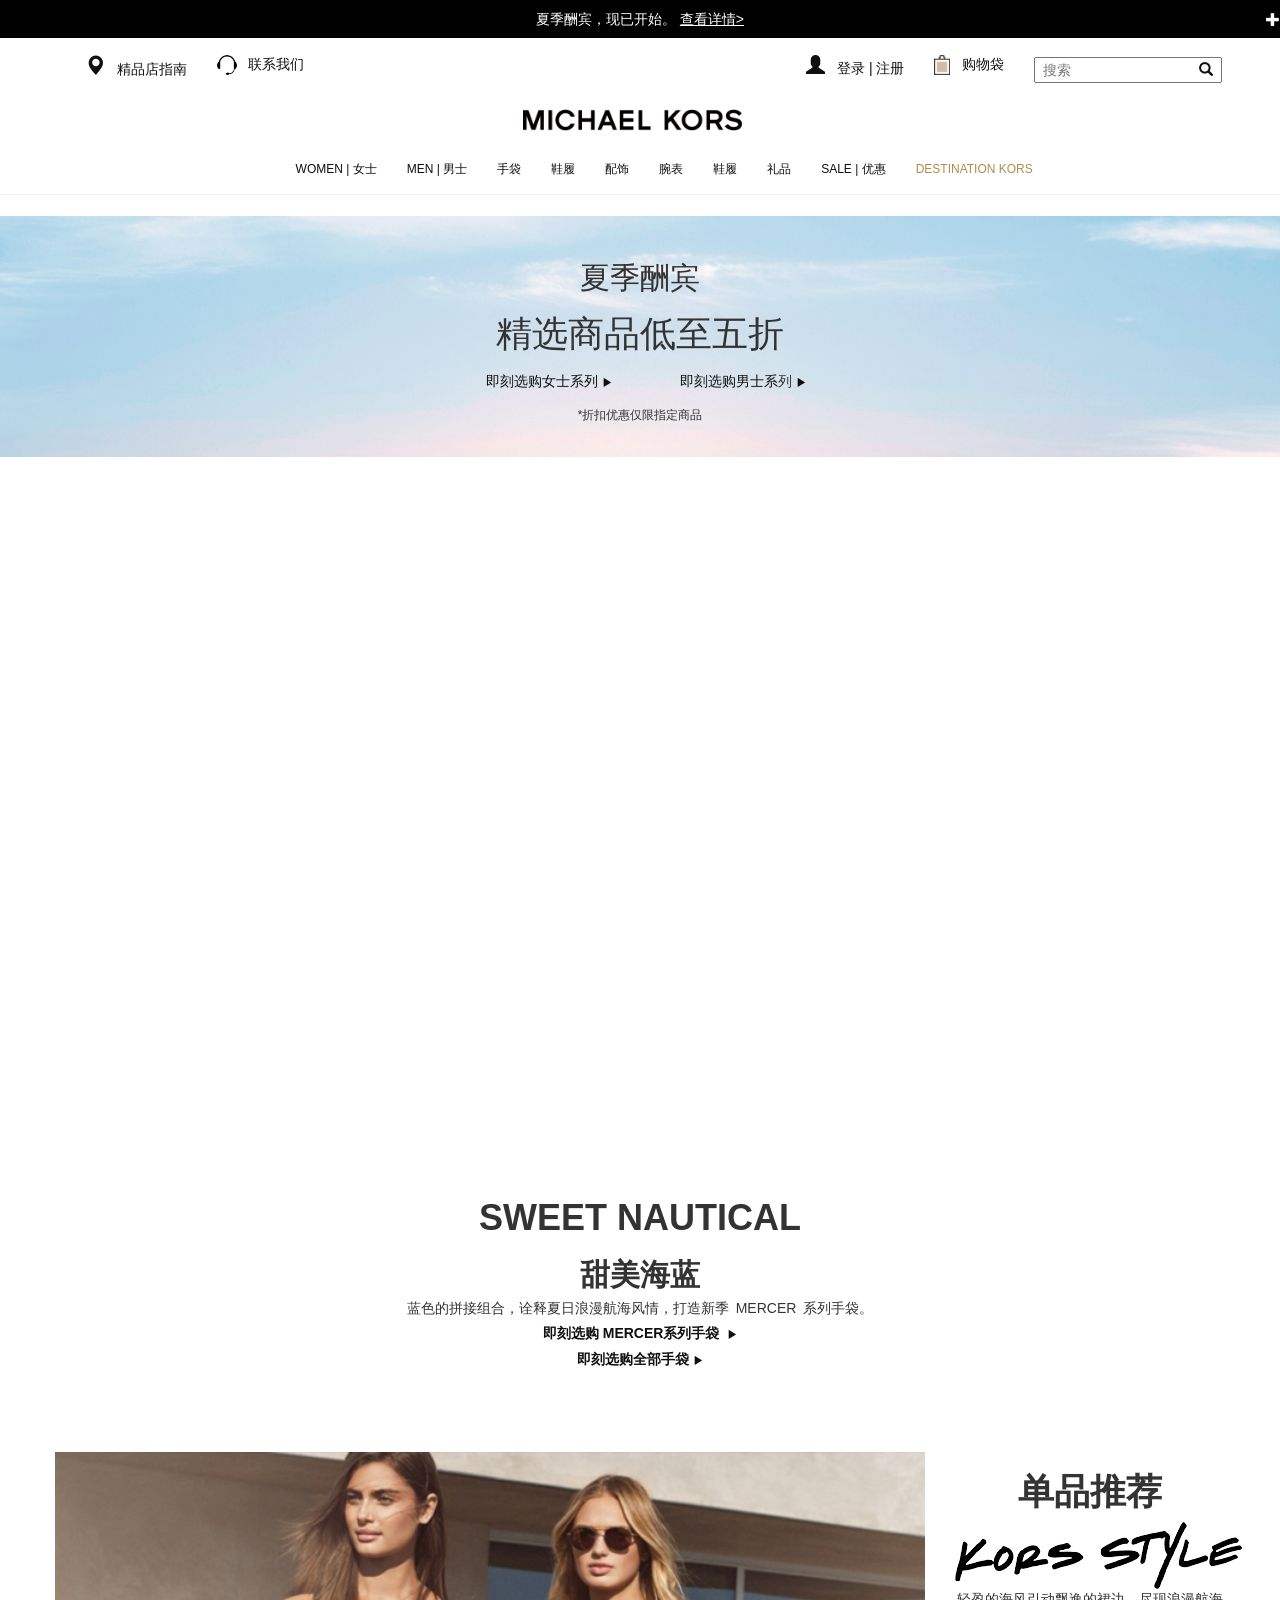
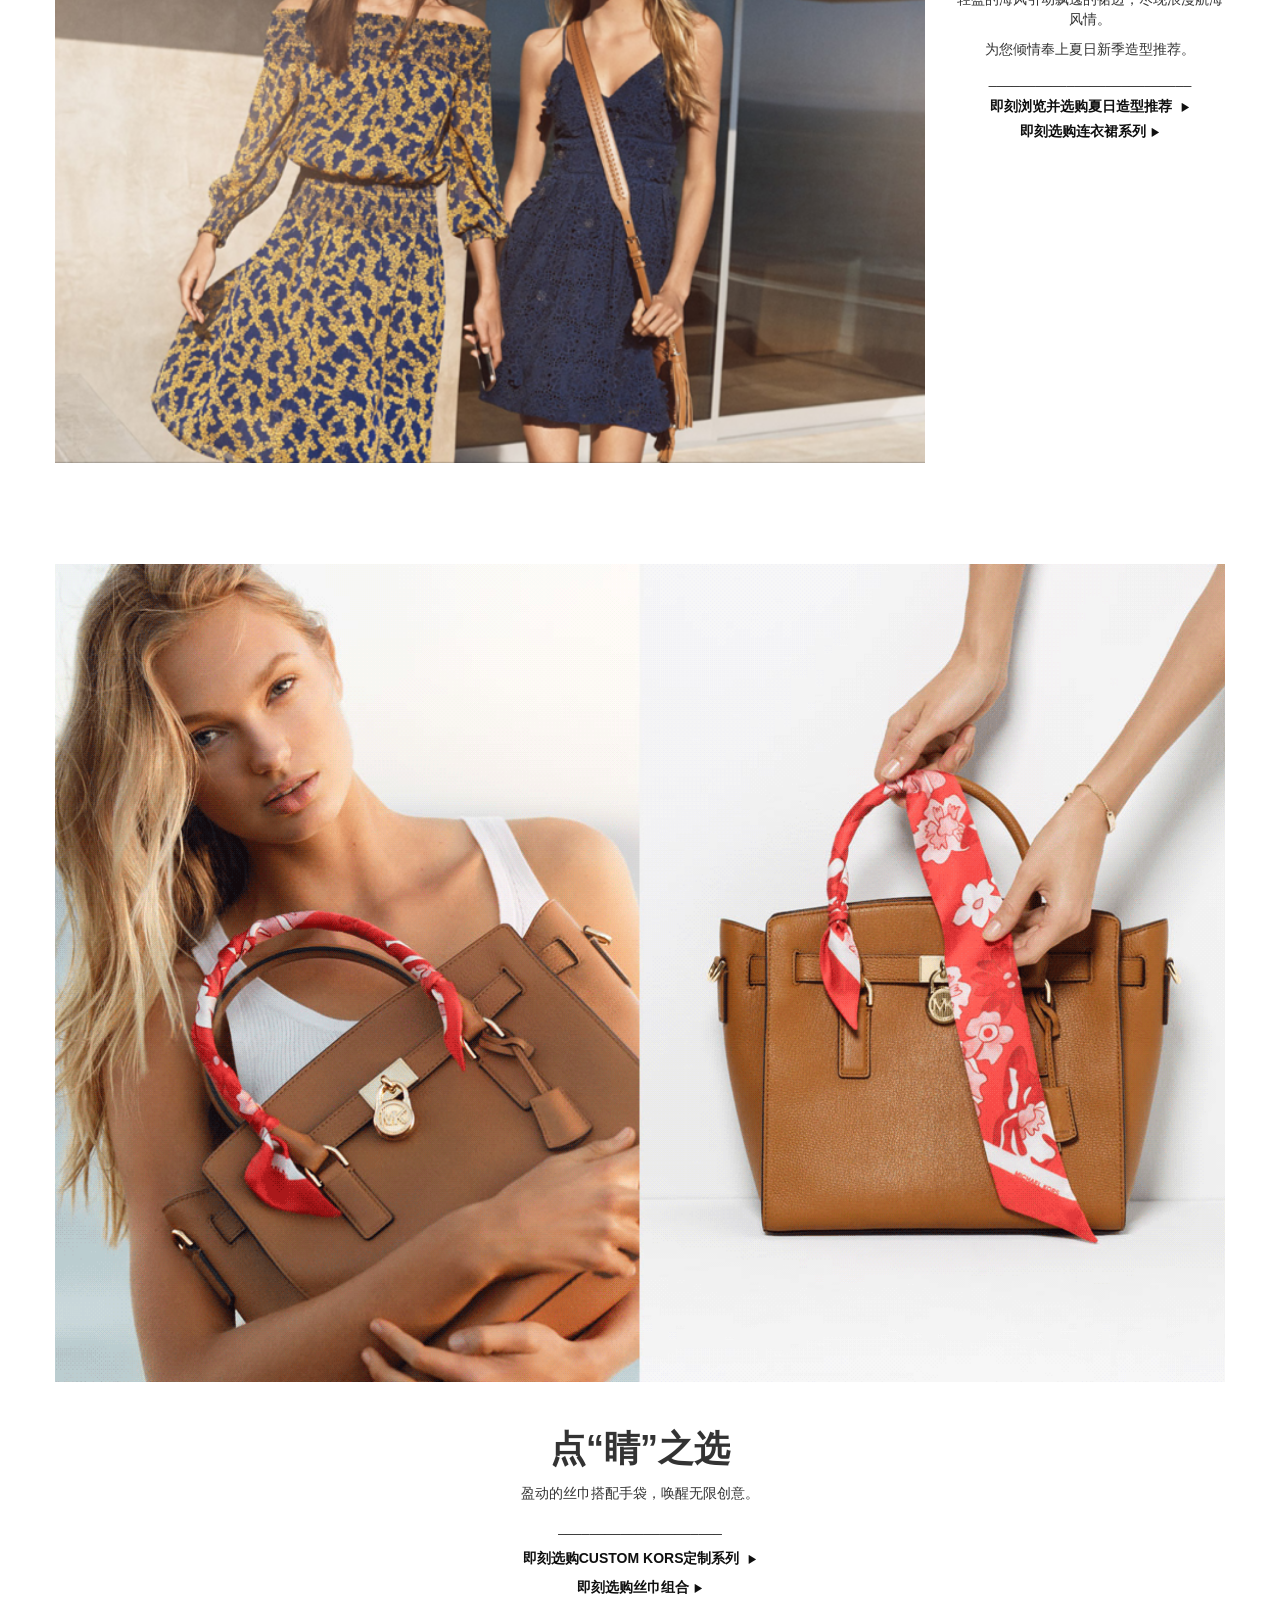
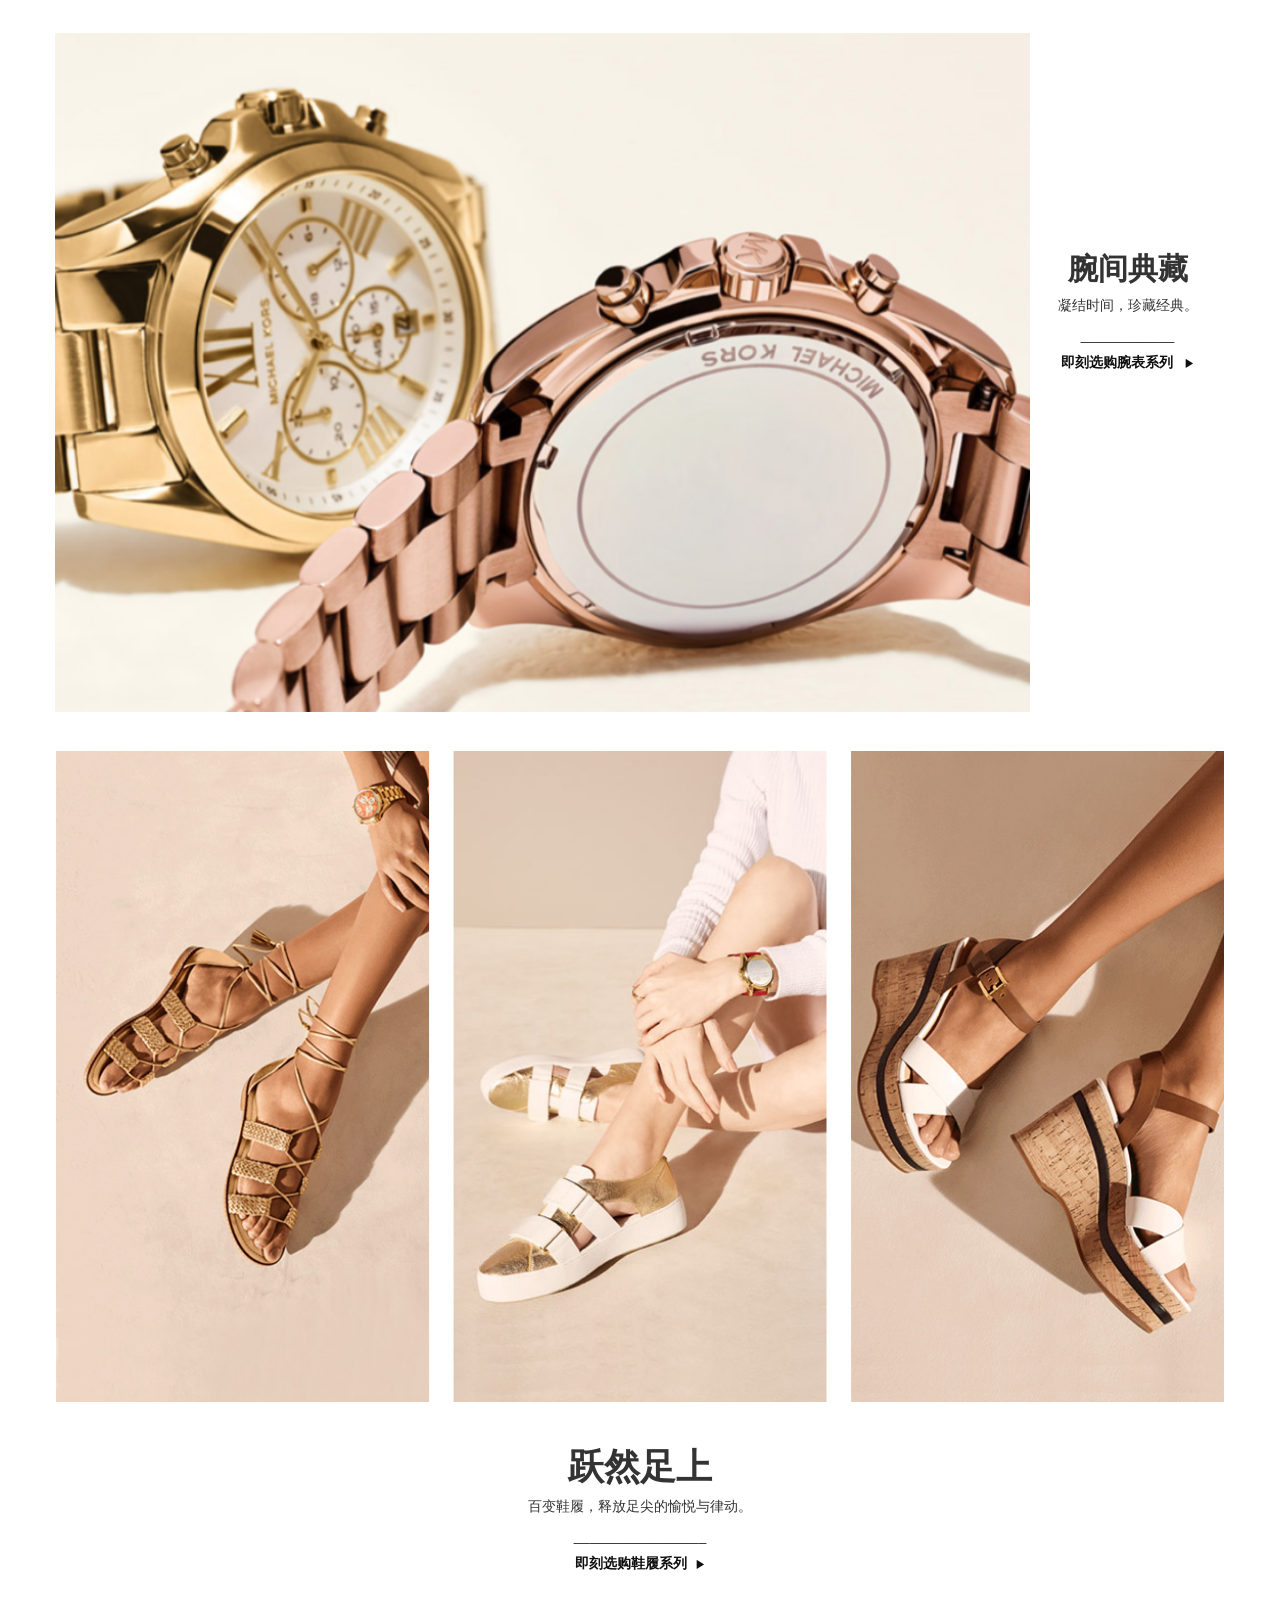
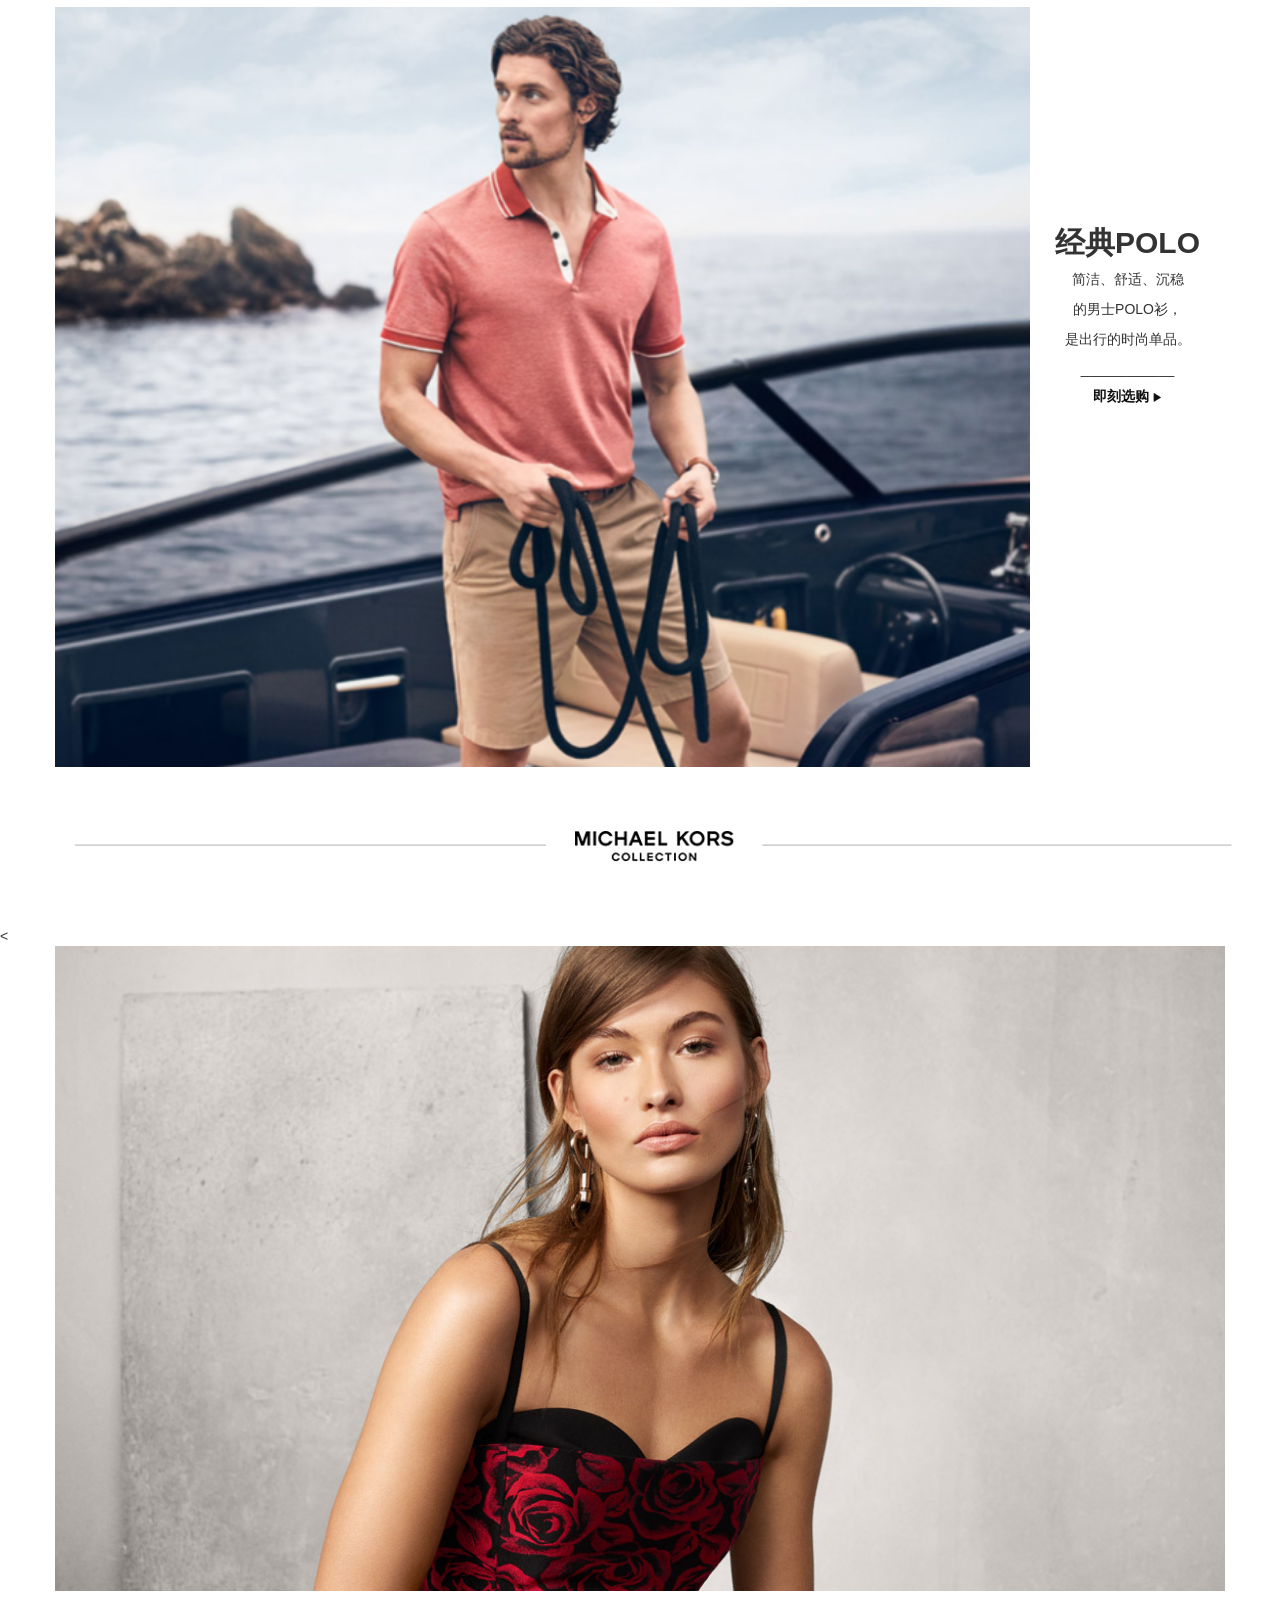
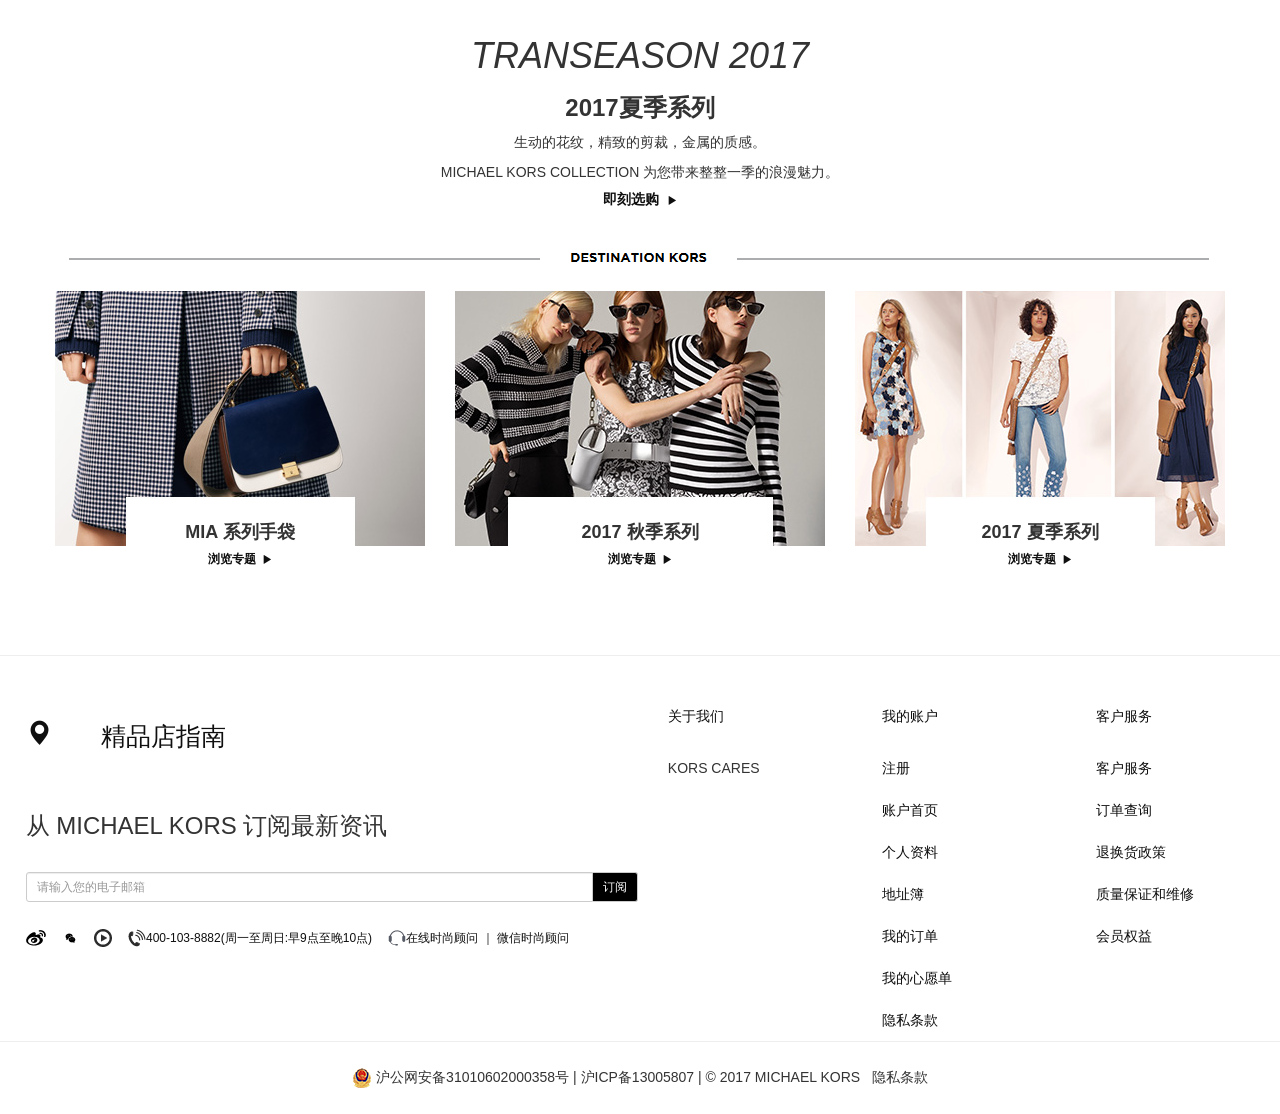
<file: index.html>
<!DOCTYPE html>
<html>
	<head>
		<meta charset="UTF-8">
		<meta name="viewport" content="width=device-width,initial-scale=1,minimum-scale=1,maximum-scale=1,user-scalable=no" />
		<title></title>
		<link rel="stylesheet" type="text/css" href="css/bootstrap.css"/>
		<link rel="stylesheet" type="text/css" href="css/index.css"/>
		<script src="js/jquery-1.11.3.js" type="text/javascript" charset="utf-8"></script>
		<script src="js/bootstrap.js" type="text/javascript" charset="utf-8"></script>
		<style type="text/css">
			.border{
				border-bottom:1px solid #d6d6d6;
				width:80%;
				color:#000;
				font-weight: bold;
			}
			.border-top{
				border-top:1px solid #D6D6D6;
			}
		</style>
	</head>
	<body>
			<!--header-->
			<div class="header" id="top">
				
				<!--头部的顶部-->
				<div class="head">
					<div class="container text-center">
						<span>夏季酬宾，现已开始。</span>
						<a href="#" class="commona-white" style="text-decoration: underline;">查看详情></a> 
					</div>
					<span class="glyphicon glyphicon-plus pull-right"></span> 
				</div>
				<!--头部的顶部-->
				
				
				<!--头部点击加号出现，点击叉号隐藏-->
				<div class="head-display text-center">
					<span class="glyphicon glyphicon-remove remove pull-right"></span>
					<p><span>夏季酬宾，现已开始。</span></p>
					<p><span>低至五折优惠，更享免费配送。</span> </p>
					<a href="#" class="commona-white" style="text-decoration: underline;">查看详情> </a> 
				</div>
				<!--头部点击加号出现，点击叉号隐藏-->
				
				
				<!--navbar-->
					<div class="navbar banner-container" data-spy="affix" data-offset-top="25">
						<div class="container-fluid head-container">
							
						<!--navbar上部-->
						<div class="container">
							<div class="collapse navbar-collapse">
								<div class="nav navbar-nav container list-unstyled">
									<li>
										<a href="#" class="commona-black">
										<span class="glyphicon glyphicon-map-marker commona-black"></span>
										&nbsp;&nbsp;精品店指南
										</a>
									</li>
									<li class="distance">
										<a href="#" class="commona-black">
											<img class="earphone" src="img/index.png" />
											&nbsp;&nbsp;联系我们
										</a>
										<div class="contact-drop">
											<div class="common-login">如果您有任何疑问与建议，敬请联系</div>
											<div><a class="btn btn-primary" href="#">联系MK在线时尚顾问 </a></div>
											<div class="text-center">OR</div>
											<div class="contact-left">
												<p class="fl">您也可以</p>
												<p class="fr">
													<img src="img/contact.jpg"/>
													<span>MICHAEL KORS</span>
													<p>官方微信公众号</p>
													<p>联系在线时尚顾问</p>
												</p>
											</div>
											<div class="contact-right">
												<img src="img/contactdrop.jpg"/>
											</div>
										</div>
									</li>
									<li class="pull-right">
										<form class="navbar-form">
								            <input placeholder="搜索" class="input-group searchbox" type="text">
								            <span class="glyphicon glyphicon-search commona-black"></span>
			       						</form>
									</li>
									<li class="pull-right">
										<a href="#" class="commona-black">
											<img class="shoppingbag" src="img/shoppingbag.png" />
											&nbsp;&nbsp;购物袋
										</a>
										<div class="shoppingbag-drop">
											<p class="h3">购物袋</p>
											<p>您的购物袋里有<span><b>0</b></span>件商品</p>
											<a class="btn" href="#">查看购物袋</a>
										</div>
									</li>
									<li class="pull-right">
										<a href="#" class="commona-black">
											<span class="glyphicon glyphicon-user commona-black"></span>
											&nbsp;&nbsp;登录  | 注册
										</a>
										<div class="logindrop">
											<form>
												<fieldset id="login">
													<legend class="h3">登录</legend>
													<div class="form-group">
														<label class="common-login">手机号码</label>
														<input type="email" class="form-control" placeholder="请输入您的手机号码"/>
													</div>
													<div class="form-group">
														<label class="common-login">密码</label>
														<input type="password" class="form-control" placeholder="请输入密码"/>
													</div>
													<div class="checkbox common-login">
														<label><input type="checkbox" checked="checked"/>记住我</label>
														<span><a href="#">忘记密码？</a></span>
													</div>
													<a class="btn login" href="#">登录</a>
													<p class="common-login">还不是会员？</p>
													<a class="btn" href="#">立即注册</a>
												</fieldset>
											</form>
										</div>
									</li>
								</div>
							</div>	
						</div>
						<!--navbar上部-->
							
						<!--navbar商标部-->
						<div class="container">
							<div class="navbar-header">
								<span class="glyphicon glyphicon-menu-hamburger navbar-toggle pull-left commona-black" data-toggle="collapse" data-target="#navbar-collapse"></span>
								<a href="#" class="navbar-brand most"><img class="logo" src="img/logo.png"/></a>
								<span class="glyphicon glyphicon-search navbar-toggle commona-black" data-toggle="collapse"></span>
								<span class="glyphicon glyphicon-search navbar-toggle commona-black" data-toggle="collapse"></span>
							</div>
						</div>
						<!--navbar商标部-->
							
						<!--navbar导航底部-->
							<div class="collapse navbar-collapse navbar-footer navlist" id="navbar-collapse">
								<div class="brand-container">
									<div class="nav navbar-nav">
										<li class="women"><a href="#" class="commona-black">WOMEN | 女士<span class="glyphicon glyphicon-chevron-right"></span></a></li>
										<li><a href="#" class="commona-black">MEN | 男士<span class="glyphicon glyphicon-chevron-right"></span></a></li>
										<li><a href="#" class="commona-black">手袋<span class="glyphicon glyphicon-chevron-right"></span></a></li>
										<li><a href="#" class="commona-black">鞋履<span class="glyphicon glyphicon-chevron-right"></span></a></li>
										<li><a href="#" class="commona-black">配饰<span class="glyphicon glyphicon-chevron-right"></span></a></li>
										<li><a href="#" class="commona-black">腕表<span class="glyphicon glyphicon-chevron-right"></span></a></li>
										<li><a href="#" class="commona-black">鞋履<span class="glyphicon glyphicon-chevron-right"></span></a></li>
										<li><a href="#" class="commona-black">礼品<span class="glyphicon glyphicon-chevron-right"></span></a></li>
										<li><a href="#" class="commona-black">SALE | 优惠<span class="glyphicon glyphicon-chevron-right"></span></a></li>
										<li><a href="#" style="color:#AC8E4C;">DESTINATION KORS<span class="glyphicon glyphicon-chevron-right"></span></a></li>
									</div>
								</div>
							</div>	
							<!--navbar导航底部-->
						</div>
						<div class="dropnav">
								<div class="container">
									<div class="col-lg-3 col-lg-push-1">
										<p>甄选系列</p>
										 <ul class="leftcontent common-unliststyle">
							                <li><a href="#" class="commona-black">新品上市</a></li>
							                <li><a href="#" class="commona-black">账甜美海蓝</a></li>
							                <li><a href="#" class="commona-black">MERCER 系列手袋</a></li>
							                <li><a href="#" class="commona-black">CUSTOM KORS 定制系列</a></li>
							                <li><a href="#" class="commona-black">KORS STYLE 单品推荐</a></li>
							            </ul>
									</div>
									<div class="col-lg-3 col-lg-push-1">
										<p>品类</p>
										<ul class="middlecontent common-unliststyle">
							                <li><a href="product.html" class="commona-black">查看全部</a></li>
							                <li><a href="#" class="commona-black">服饰</a></li>
							                <li><a href="#" class="commona-black">手袋</a></li>
							                <li><a href="#" class="commona-black">鞋履</a></li>
							                <li><a href="#" class="commona-black">腕表</a></li>
							            </ul>
									</div>
									<div class="col-lg-3">
										<p>&nbsp;</p>
										<ul class="rightcontent common-unliststyle">
											<li><a href="#" class="commona-black">配饰</a></li>
							                <li><a href="#" class="commona-black">MICHAEL KORS COLLECTION</a></li>
							            </ul>
									</div>
									<div class="col-lg-3">
										<p>畅销推荐</p>
										<ul class="rightercontent common-unliststyle">
							               <img src="img/dropnav.jpg" width = "100%"/>
							            </ul>
									</div>
								</div>
						</div>
					</div>
				
				<!--navbar-->
			</div>
			<!--header-->
				
			
				<!--bannerbox-->
				<div class="banner-box">
					<div class="banner-text">
						<p class="h2">夏季酬宾</p>
						<p class="h1">精选商品低至五折</p>
						<p class="h5 girl"><a href="#" class="commona-black">即刻选购女士系列</a>&nbsp;<span class="glyphicon glyphicon-play commona-black"></span></p>
						<p class="h5 boy"><a href="#" class="commona-black">即刻选购男士系</a>列&nbsp;<span class="glyphicon glyphicon-play commona-black"></span></p>
						<p class="h6">*折扣优惠仅限指定商品</p>
					</div>
				</div>
				
				<!--bannerbox-->
				
				<!--宣传vedio-->
				<div class="videobox">
					<img class="play-video" src="img/video-btn.png" />
					<video id="soundcontrol" width="100%" src="video/index-video-small.mp4" loop="loop" autoplay="autoplay">您的浏览器不支持 video 标签。</video>
				</div>
				<!--宣传vedio-->
				
				<!--响应式替换video-->
				
				<div class="responsive-videobox">
					<img class="img-responsive" width="100%" src="img/img-m-2.jpg"/>
				</div>
			
				<!--响应式替换video-->
				
				<!--bagbanner-text-->
				<div class="banner-text">
					<div class="container">	
						<p class="h1"><b>SWEET NAUTICAL</b></p>
						<p class="h2"><b>甜美海蓝</b></p>
						<p class="h5">蓝色的拼接组合，诠释夏日浪漫航海风情，打造新季 MERCER 系列手袋。</p>
						<p class="h5 girlbox"><a href="#" class="commona-black"><b>即刻选购 MERCER系列手袋 </a>&nbsp;<span class="glyphicon glyphicon-play commona-black"></span></b></p>
						<p class="h5 boybox"><a href="#" class="commona-black"><b>即刻选购全部手袋</a>&nbsp;<span class="glyphicon glyphicon-play commona-black"></span></b></p>
					</div>
				</div>
				<!--bagbanner-text-->
				
				<!--dressbox-->
				<div class="dressbox">
					<div class="container text-center">
							<div class="dressing col-lg-9 col-xs-12">
							  <img class="responsive" src="img/dress.png" width="100%">
							</div>
							<div class="col-lg-3 col-xs-12 dress-text">
								<p class="h1"><b>单品推荐</b></p>
								<img src="img/img-b-2-text.png">
								<p>轻盈的海风引动飘逸的裙边，尽现浪漫航海风情。</p>
								<p>为您倾情奉上夏日新季造型推荐。 </p>
								<p>__________________________</p>
								<p class="h5 girlbox"><a href="#" class="commona-black"><b>即刻浏览并选购夏日造型推荐 </b></a><b>&nbsp;<span class="glyphicon glyphicon-play commona-black"></span></b></p>
								<p class="h5 boybox"><a href="#" class="commona-black"><b>即刻选购连衣裙系列</b></a><b>&nbsp;<span class="glyphicon glyphicon-play commona-black"></span></b></p>
							</div>
					</div>
				</div>
				
				
				<!--手提袋展示图片盒子-->
				<div class="bag-dislpaybox container" style="margin-top: 4%;">
								<img class="img-responsive" src="img/img-b-3.gif" alt=""  width= "100%"/>
				</div>
				<!--手提袋展示图片盒子-->
				
				<!--bagdisplay-text-->
				<div class="banner-text bagbanner-text">
							<p class="h1"><b>点“睛”之选</b></p>
							<p>盈动的丝巾搭配手袋，唤醒无限创意。 </p>
							<p>_____________________</p>
							<p class="h5 girlbox"><a href="#" class="commona-black"><b>即刻选购CUSTOM KORS定制系列 </a>&nbsp;<span class="glyphicon glyphicon-play commona-black"></span></b></p>
							<p class="h5 boybox"><a href="#" class="commona-black"><b>即刻选购丝巾组合</a>&nbsp;<span class="glyphicon glyphicon-play commona-black"></span></b></p>
						
				</div>
				<!--bagdisplay-text-->
				
				<!--watchbox-->
				<div class="watchbox">
					<div class="container text-center">
							<div style="padding-left: 0;padding-right: 0;" class="dressimg col-lg-10 col-xs-12">
							  <img class="responsive" src="img/watch.png" alt="watch" width="100%">
							</div>
							<div class="col-lg-2 col-xs-12 center">
								<p class="h2"><b>腕间典藏</b></p>
								<p>凝结时间，珍藏经典。</p>
								<p>____________</p>
								<p class="h5 girlbox"><a href="#" class="commona-black">
									<b>即刻选购腕表系列 </b></a><b>&nbsp;
									<span class="glyphicon glyphicon-play commona-black"></span></b>
								</p>
							</div>
					</div>
				</div>
				<!--watchbox-->
				
				<!--shoesbox-->
				<div class="container shoesbox">
					<img class="img-responsive" width="100%" src="img/img-b-4.jpg" alt="">
				</div>
				<!--shoesbox-->
				<!--响应式替换shoes-->
				<div class="container">
					<div class="responsive-shoebox">
						<img class="img-responsive" width="100%" src="img/img-m-4.jpg"/>
					</div>
				</div>
				
				<!--响应式替换shoes-->
				
				<!--shoesbox-text-->
				<div class="banner-text">
							<p class="h1"><b>跃然足上</b></p>
							<p>百变鞋履，释放足尖的愉悦与律动。  </p>
							<p>_________________</p>
							<p class="h5"><a href="#" class="commona-black"><b>即刻选购鞋履系列 </a>&nbsp;<span class="glyphicon glyphicon-play commona-black"></span></b></p>
						
				</div>
				<!--bagdisplay-text-->
				
				<!--polo-->
				<div class="polobox">
					<div class="container text-center">
							<div style="padding-left: 0;padding-right: 0;" class="dressimg col-lg-10 col-xs-12">
							  <img class="responsive" src="img/polo.png" width="100%">
							</div>
							<div class="col-lg-2 col-xs-12 center">
								<p class="h2"><b>经典POLO</b></p>
								<p>简洁、舒适、沉稳</p>
								<p>的男士POLO衫，</p>
								<p>是出行的时尚单品。</p>
								<p>____________</p>
								<p class="h5 girlbox"><a href="#" class="commona-black"><b>即刻选购</b></a><b>&nbsp;<span class="glyphicon glyphicon-play commona-black"></span></b></p>
							</div>
					</div>
				</div>
				<!--polo-->
				
				<!--beauty divider-->
				<img class="divider-one img-responsive" src="img/img-b-line.jpg" alt="" />
				<!--beauty divider-->
				
				<!--modeldisplay-->
				<<div class="container">
					<a href="#"><img class="img-responsive" width="100%" src="img/img-b-7.jpg" /> </a>
				</div>
				<!--modeldisplay-->
				
				<!--modelshow-->
				<div class="banner-text">
							<p class="h1 special"><i>TRANSEASON 2017</i></p>
							<p class="h3"><b>2017夏季系列 </b></p>
							<p>生动的花纹，精致的剪裁，金属的质感。 </p>
							<p>MICHAEL KORS COLLECTION 为您带来整整一季的浪漫魅力。 </p>
							<p class="h5"><a href="#" class="commona-black"><b>即刻选购 </a>&nbsp;<span class="glyphicon glyphicon-play commona-black"></span></b></p>
				
				</div>
				<!--modelshow-->
				
				<!--beauty divider-->
				<div class="container">
					<img class="divider" src="img/divider.png" width="100%" />
				</div>
				<!--beauty divider-->
				
				<!--bagdisplay-->
				
				<div class="modelshow container">
					<div class="row">
						<div class="col-lg-4 col-xs-4">
							<img class="relative-pic" src="img/img-b-dk-1.jpg" width="100% alt="" />
							<div class="img-text">
								<p class="h4"><b>MIA 系列手袋</b></p>
								<p class="h6 text-center"><a href="#" class="commona-black"><b>浏览专题 </a>&nbsp;<span class="glyphicon glyphicon-play commona-black"></span></b></p>
								
							</div>
						</div>
						<div class="col-lg-4 col-xs-4">
							<img class="relative-pic" src="img/img-b-dk-2.jpg" width="100% alt="" />
							<div class="img-text">
								<p class="h4"><b>2017 秋季系列</b></p>
								<p class="h6 text-center"><a href="#" class="commona-black"><b>浏览专题 </a>&nbsp;<span class="glyphicon glyphicon-play commona-black"></span></b></p>
							</div>
						</div>
						<div class="col-lg-4 col-xs-4">
							<img class="relative-pic" src="img/img-b-dk-3.jpg" width="100% alt="" />
							<div class="img-text">
								<p class="h4"><b>2017 夏季系列</b></p>
								<p class="h6 text-center"><a href="#" class="commona-black"><b>浏览专题 </a>&nbsp;<span class="glyphicon glyphicon-play commona-black"></span></b></p>
							</div>
						</div>
					</div>
				</div>
				<!--bagdisplay-->
			
			
				<!--footer-->
				<div class="footer">
			        <div class="row">
			        	<!--部分1-->
			            <div class="col-lg-6 common-border sectionone">
			            	<p>
								<a href="#" class="commona-black">
									<span class="glyphicon glyphicon-map-marker commona-black common-height" style="font-size:25px;">&nbsp;&nbsp;精品店指南</span>
								</a>
							</p>
							<p class="h3 common-height">从 MICHAEL KORS 订阅最新资讯</p>
						
							<div class="input-group input-group-sm common-height">
								<input type="text" class="form-control input-sm" placeholder="请输入您的电子邮箱"/>
								<div class="input-group-addon commona-white" style="background-color: #000000;">订阅</div>
							</div>
							<div class="iconline">
								<a href="#"><img src="img/weibo.png" /></a>
								<a href="#"><img src="img/weixin.png" /></a>
								<a href="#" class="responsive-icon"><img src="img/bofang.png" /></a>
								<a href="#" class="commona-black responsive-icon"><img src="img/lianxi.png" /><span class="h6">400-103-8882(周一至周日:早9点至晚10点)</span></a>
								<a href="#" class="commona-black responsive-icon"><img src="img/guwen.png" /><span class="h6">在线时尚顾问 ｜ 微信时尚顾问</span></a>
							</div>
						</div>
		            
		          		<!--部分1-->
			             
			      
				        <!--部分2-->
				        <div class="col-lg-2">
				            <p class="common-height common-border about">
				            	<a href="#dropmenu" class="commona-black about">关于我们<span class="glyphicon glyphicon-plus"></span></a>
				            </p>
				            <ul class="common common-height common-border about">
				                <li class="about">KORS CARES</li>
				            </ul>
				        </div>
				        <!--部分2-->
				        
				        <!--部分3-->
				        <div class="col-lg-2">
				        	<p class="common-height common-border mycount">
				        		<a href="###" class="commona-black mycount">我的账户<span class="glyphicon glyphicon-plus"></span></a>
				        	</p>
				            <ul class="common common-border p2list">
				                <li class="mycount"><a href="#" class="commona-black">注册</a></li>
				                <li class="mycount"><a href="#" class="commona-black">账户首页</a></li>
				                <li class="mycount"><a href="#" class="commona-black">个人资料</a></li>
				                <li class="mycount"><a href="#" class="commona-black">地址簿</a></li>
				                <li class="mycount"><a href="#" class="commona-black">我的订单</a></li>
				                <li class="mycount"><a href="#" class="commona-black">我的心愿单</a></li>
				                <li class="mycount"><a href="#" class="commona-black">隐私条款</a></li>
				            </ul>
				        </div>
				         <!--部分3-->
				         
				         <!--部分4-->
				        <div class="col-lg-2">
				        	<p class="common-height common-border service">
				        		<a href="###" class="commona-black service">客户服务<span class="glyphicon glyphicon-plus"></span></a>
				        	</p>
				            <ul class="common p3list">
				                <li class="service"><a href="#" class="commona-black">客户服务</a></li>
				               	<li class="service"><a href="#" class="commona-black">订单查询</a></li>
				              	<li class="service"><a href="#" class="commona-black">退换货政策</a></li>
				                <li class="service"><a href="#" class="commona-black">质量保证和维修</a></li>
				                <li class="last service"><a href="#" class="commona-black">会员权益</a></li>
				            </ul>
				        </div>
				         <!--部分4-->
			     	</div>
			    </div>
				
			<!--footer-->
			
			<!--foot-->	
			<div class="foot">
			    <div class="container text-center">
			    	<img src="img/record-icon.png" alt="" />
			     	<span>沪公网安备31010602000358号</span>
			     	<span class="line-hide"> |  </span>
			     	<span>沪ICP备13005807</span>
			     	<span class="line-hide"> |  </span>
			     	<span>© 2017 MICHAEL KORS</span>
			     	&nbsp;&nbsp;<span>隐私条款</span>
			    </div>
			</div>
			<!--foot-->	
			
			
			<!--回到顶部-->
			<a class="pull-right gotop" href="#top">
				<span class="glyphicon glyphicon-chevron-up">
					<h5 class="text-center">Top</h5>
				</span>
			</a>
			<!--回到顶部-->
			
			
			
			<!--------------头部加号---------------->
			<script type="text/javascript">
				$(function(){ 
					$(".head-display").hide();
			       	$(".header .glyphicon-plus").click(function(){
			       		$(".head").hide();
				   		$(".head-display").slideDown(1000);
				   		
			   		})
		        	$(".header .glyphicon-remove").click(function(){
		        		$(".head-display").slideUp(1000);
		        			$(".head").show();
		        	})
	       		})
			</script>
			
			<!--------------头部滚动和固定效果---------------->
			<script type="text/javascript">
				$(window).scroll(function(){
				    var h=$(this).scrollTop();<!--获得滚动条距top的高度-->
				    var w = parseInt($(window).width());<!--获得屏幕宽度-->
				    if(h>=25){
				        $(".head").hide();
				        if(w>=768){
				        	$("a.navbar-brand img").css("width","80%");
				        	  $(".navbar-header").css("margin-top","-4%");
				        }else{
				        	$("a.navbar-brand img").css("width","32%");
				        	$(".navbar-header").css("margin-top","1%");
				        	$(".banner-container").css("margin-bottom","0%");
				        }
						
				    }else{
				    	$(".head").show();
				    	$(".navbar-header").css("margin-top","0");
				    	if(w>=768){
				        	$("a.navbar-brand img").css("width","100%");
				        }else{
				        	$("a.navbar-brand img").css("width","32%");
				        }
				    }
				});
				
				
				//回到顶部--当滚动条滚动到一定高度时的固定效果
				$(window).scroll(function(){
				    var h=$(this).scrollTop();//获得滚动条距top的高度
				    if(h>=125){
				        $(".gotop,.gotop .glyphicon-chevron-up").show();
				    }else{
				    	$(".gotop,.gotop .glyphicon-chevron-up").hide();
				    	
				    }
				});
			
			//屏幕缩小为小于800像素时,回到样式改变回到顶部
				$(window).scroll(function(){
					var w=parseInt($(window).width());
				    if(w<=800){
				    	$(".gotop .glyphicon-chevron-up").css("top","10px");
				        $(".gotop").css("border-radius","0");
				        $(".gotop span h5").show();
				    }else{
				    	$(".gotop .glyphicon-chevron-up").css("top","17px");
				    	$(".gotop").css("border-radius","28px");
				        $(".gotop span h5").hide();
				    }
				});
			
			</script>
			
			<!--------------联系我们的下拉效果---------------->
			<script type="text/javascript">
				$(function () {
					$(".nav>li:eq(1)").hover(function () {
						if ($(".contact-drop").css("display")=="none") {
							$(".contact-drop").show();
		
						} else{
							$(".contact-drop").hide();
						}
					})
				})
			</script>	
			
			<!----------------购物车的下拉效果----------------->
			<script type="text/javascript">
				$(function () {
					$(".nav>li:eq(3)").hover(function () {
						if ($(".shoppingbag-drop").css("display")=="none") {
							$(".shoppingbag-drop").show();
		
						} else{
							$(".shoppingbag-drop").hide();
						}
					})
				})
			</script>
			
			<!----------------登录的下拉效果----------------->
			<script type="text/javascript">
				$(function () {
					$(".nav>li:eq(4)").hover(function () {
						if ($(".logindrop").css("display")=="none") {
							$(this).css("width","128");
							$(".logindrop").show();
		
						} else{
							$(".logindrop").hide();
						}
					})
				})
			</script>
			
			<!----------------video的点击效果----------------->
			<script type="text/javascript">
				$(function () {
					$(".play-video").click(function () {
						if ($(this).css("display")=="block") {
							$(this).hide();
							$("video").attr("src","video/index-video-lang.mp4");
							$("video").attr("controls","controls");
							$("video").play();
						} else{
							$("video").pause();
							$(this).show();
							$("video").attr("src","video/index-video-small.mp4");
						}
					})
				})
				
				
				//点击网页底部的加号和整个li元素时的效果
//				$(function(){
//					$(".p1").click(function(){
//						alert(1);
//						if($(".p1list").css("display")=="none"){
//							$(".p1list").show();
//						}else{
//							$(".p1list").hide();
//						}
//					})
//				})
				//点击网页底部的加号和整个li元素时的效果
				$(function(){
					$("p.about").click(function(){
						if($("ul.common li").css("display")=="none"){
							$("ul.common li.about").show();
							$("a.about span").removeClass("glyphicon-plus");
							$("a.about span").addClass("glyphicon-minus");
						}else{
							$("ul.common li.about").hide();
							$("a.about span").removeClass("glyphicon-minus");
							$("a.about span").addClass("glyphicon-plus");
						}
					})
					$("p.mycount").click(function(){
						if($("ul.common li.mycount").css("display")=="none"){
							$("ul.common li.mycount").show();
							$("a.mycount span").removeClass("glyphicon-plus");
							$("a.mycount span").addClass("glyphicon-minus");
						}else{
							$("ul.common li.mycount").hide();
							$("a.mycount span").removeClass("glyphicon-minus");
							$("a.mycount span").addClass("glyphicon-plus");
						}
					})
					$("p.service").click(function(){
						if($("ul.common li.service").css("display")=="none"){
							$("ul.common li.service").show();
							$("a.service span").removeClass("glyphicon-plus");
							$("a.service span").addClass("glyphicon-minus");
						}else{
							$("ul.common li.service").hide();
							$("a.service span").removeClass("glyphicon-minus");
							$("a.service span").addClass("glyphicon-plus");
						}
					})
				})
				
				//foot输入框点击，边框变黑色
				$(function(){
					$(".sectionone input").click(function(){
						$(this).css("border-color","#000");
					})
				})
				
//				头部导航栏底部的women|女士下拉菜单
				$(function () {
					$(".brand-container .nav li").addClass("women");
					$(".women").mouseover(function () {
							$(".dropnav").slideDown();
					})
					 $(".dropnav").mouseover(function(){
					 	$(".dropnav").show();
					 })
					$(".women, .dropnav").mouseout(function () {
							$(".dropnav").hide();
					})
				})
			</script>
			
			<!--<script type="text/javascript">
				//点击汉堡图标时增加边框样式
				$(function(){
					$(".glyphicon-menu-hamburger").click(function(){
						$(".navbar-nav li").addClass("border");
						$(".navbar-nav li.women,.navbar-nav").addClass("border-top");
						$("body").css("opacity","6");
					})
				})
			</script>-->
			
	</body>
</html>
</file>
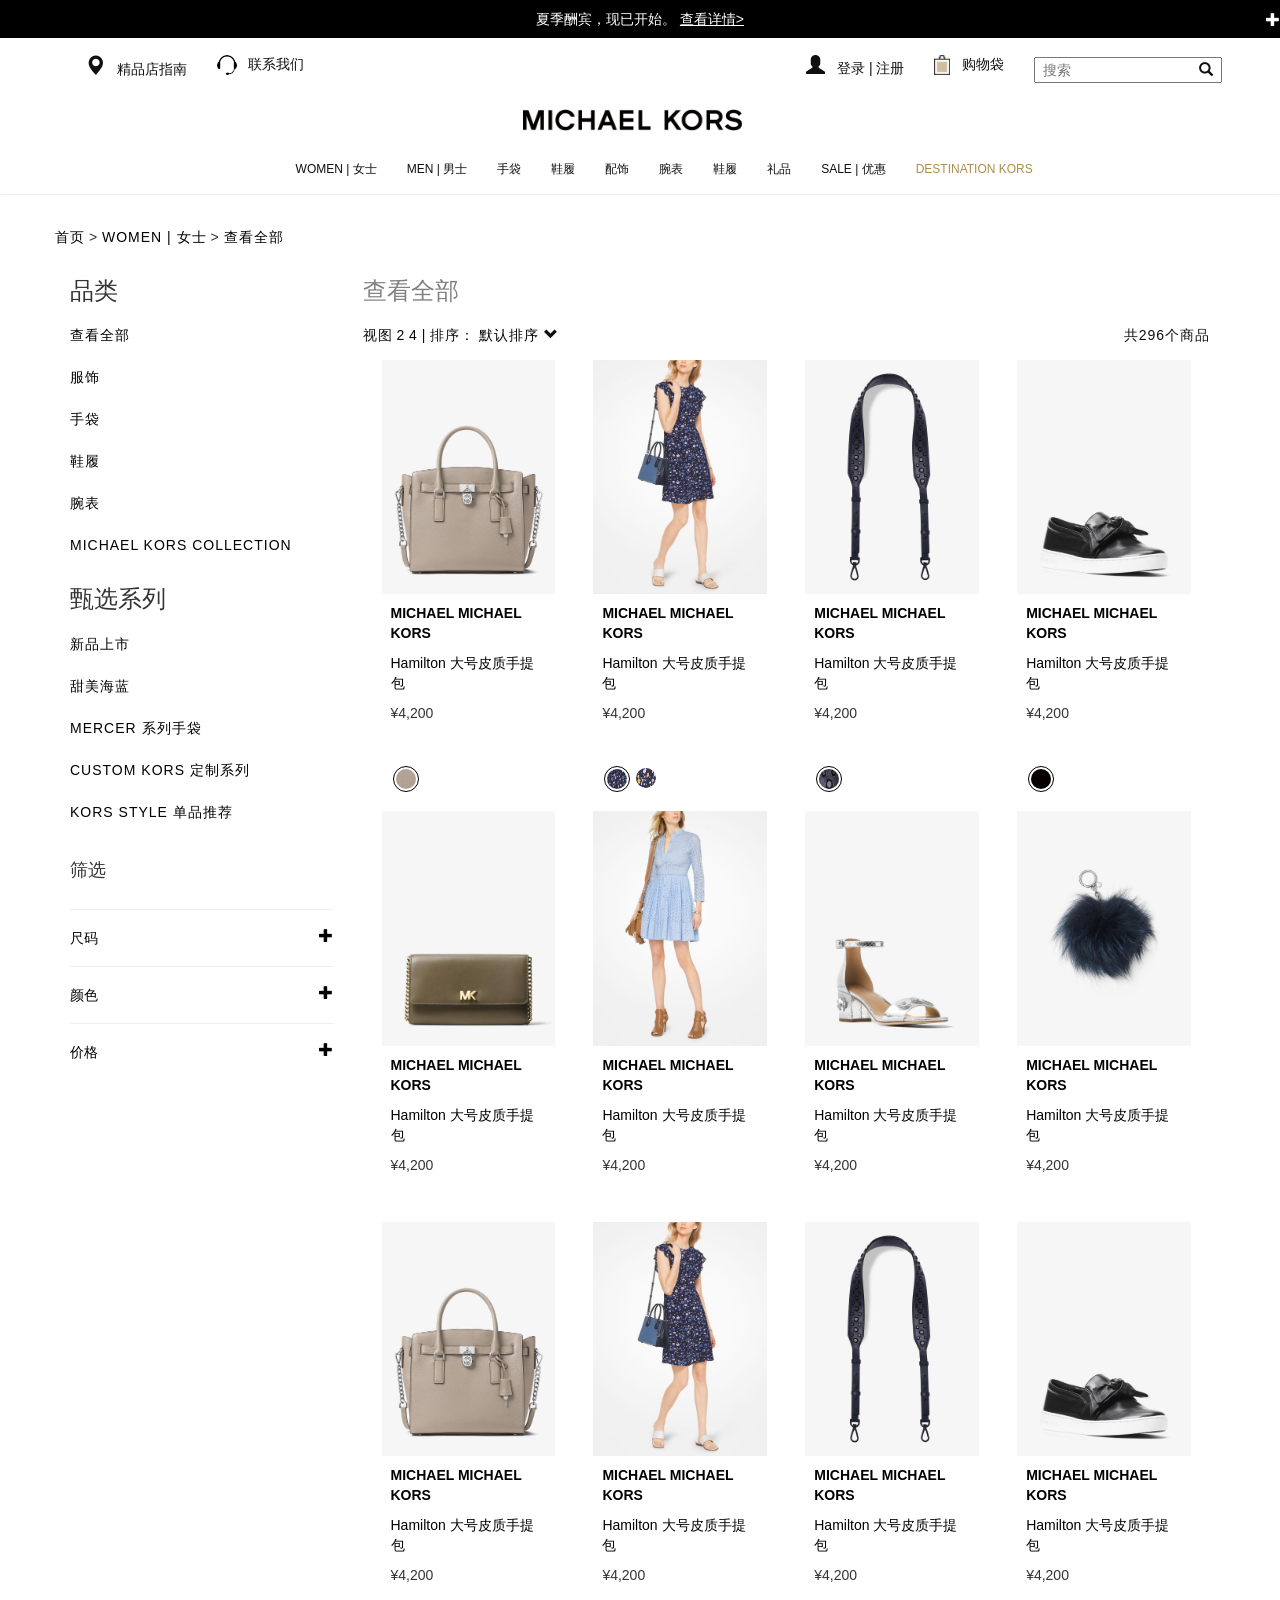
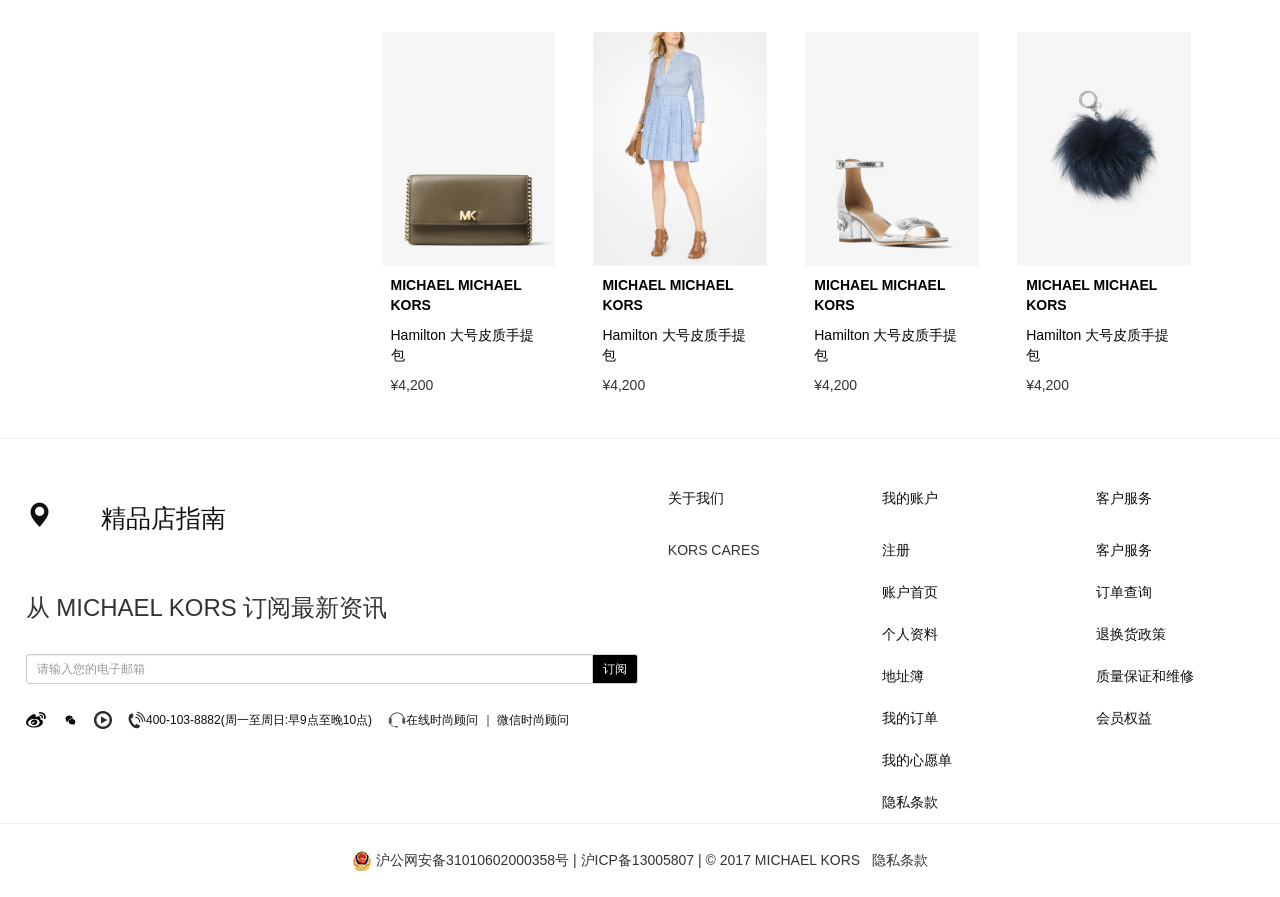
<file: product.html>
<!DOCTYPE html>
<html>
	<head>
		<meta charset="UTF-8">
		<meta name="viewport" content="width=device-width,initial-scale=1,minimum-scale=1,maximum-scale=1,user-scalable=no" />
		<title></title>
		<link rel="stylesheet" type="text/css" href="css/bootstrap.css"/>
		<link rel="stylesheet" type="text/css" href="css/index.css"/>
		<script src="js/jquery-1.11.3.js" type="text/javascript" charset="utf-8"></script>
		<script src="js/bootstrap.js" type="text/javascript" charset="utf-8"></script>
		<style type="text/css">
			.border{
				border-bottom:1px solid #d6d6d6;
				width:80%;
				color:#000;
				font-weight: bold;
			}
			.border-top{
				border-top:1px solid #D6D6D6;
			}
		</style>
	</head>
	<body>
			<!--header-->
			<div class="header">
				
				<!--头部的顶部-->
				<div class="head">
					<div class="container text-center">
						<span>夏季酬宾，现已开始。</span>
						<a href="#" class="commona-white" style="text-decoration: underline;">查看详情></a> 
					</div>
					<span class="glyphicon glyphicon-plus pull-right"></span> 
				</div>
				<!--头部的顶部-->
				
				
				<!--头部点击加号出现，点击叉号隐藏-->
				<div class="head-display text-center">
					<span class="glyphicon glyphicon-remove remove pull-right"></span>
					<p><span>夏季酬宾，现已开始。</span></p>
					<p><span>低至五折优惠，更享免费配送。</span> </p>
					<a href="#" class="commona-white" style="text-decoration: underline;">查看详情> </a> 
				</div>
				<!--头部点击加号出现，点击叉号隐藏-->
				
				
				<!--navbar-->
					<div class="navbar banner-container" data-spy="affix" data-offset-top="25">
						<div class="container-fluid head-container">
							
						<!--navbar上部-->
						<div class="container">
							<div class="collapse navbar-collapse">
								<div class="nav navbar-nav container list-unstyled">
									<li>
										<a href="#" class="commona-black">
										<span class="glyphicon glyphicon-map-marker commona-black"></span>
										&nbsp;&nbsp;精品店指南
										</a>
									</li>
									<li class="distance">
										<a href="#" class="commona-black">
											<img class="earphone" src="img/index.png" />
											&nbsp;&nbsp;联系我们
										</a>
										<div class="contact-drop">
											<div>如果您有任何疑问与建议，敬请联系</div>
											<div><a class="btn btn-primary" href="#">联系MK在线时尚顾问 </a></div>
											<div class="text-center">OR</div>
											<div class="contact-left">
												<p class="fl">您也可以</p>
												<p class="fr">
													<img src="img/contact.jpg"/>
													<span>MICHAEL KORS</span>
													<p>官方微信公众号</p>
													<p>联系在线时尚顾问</p>
												</p>
											</div>
											<div class="contact-right">
												<img src="img/contactdrop.jpg"/>
											</div>
										</div>
									</li>
									<li class="pull-right">
										<form class="navbar-form">
								            <input placeholder="搜索" class="input-group searchbox" type="text">
								            <span class="glyphicon glyphicon-search commona-black"></span>
			       						</form>
									</li>
									<li class="pull-right">
										<a href="#" class="commona-black">
											<img class="shoppingbag" src="img/shoppingbag.png" />
											&nbsp;&nbsp;购物袋
										</a>
										<div class="shoppingbag-drop">
											<p class="h3">购物袋</p>
											<p>您的购物袋里有<span><b>0</b></span>件商品</p>
											<a class="btn" href="#">查看购物袋</a>
										</div>
									</li>
									<li class="pull-right">
										<a href="#" class="commona-black">
											<span class="glyphicon glyphicon-user commona-black"></span>
											&nbsp;&nbsp;登录  | 注册
										</a>
										<div class="logindrop">
											<form>
												<fieldset id="login">
													<legend class="h3">登录</legend>
													<div class="form-group">
														<label class="common-login">手机号码</label>
														<input type="email" class="form-control" placeholder="请输入您的手机号码"/>
													</div>
													<div class="form-group">
														<label class="common-login">密码</label>
														<input type="password" class="form-control" placeholder="请输入密码"/>
													</div>
													<div class="checkbox common-login">
														<label><input type="checkbox" checked="checked"/>记住我</label>
														<span><a href="#">忘记密码？</a></span>
													</div>
													<a class="btn login" href="#">登录</a>
													<p class="common-login">还不是会员？</p>
													<a class="btn" href="#">立即注册</a>
												</fieldset>
											</form>
										</div>
									</li>
								</div>
							</div>	
						</div>
						<!--navbar上部-->
							
						<!--navbar商标部-->
						<div class="container">
							<div class="navbar-header">
								<span class="glyphicon glyphicon-menu-hamburger navbar-toggle pull-left commona-black" data-toggle="collapse" data-target="#navbar-collapse"></span>
								<a href="#" class="navbar-brand most"><img class="logo" src="img/logo.png"/></a>
								<span class="glyphicon glyphicon-search navbar-toggle commona-black" data-toggle="collapse"></span>
								<span class="glyphicon glyphicon-search navbar-toggle commona-black" data-toggle="collapse"></span>
							</div>
						</div>
						<!--navbar商标部-->
							
						<!--navbar导航底部-->
							<div class="collapse navbar-collapse navbar-footer navlist" id="navbar-collapse">
								<div class="brand-container">
									<div class="nav navbar-nav">
										<li class="women"><a href="#" class="commona-black">WOMEN | 女士<span class="glyphicon glyphicon-chevron-right"></span></a></li>
										<li><a href="#" class="commona-black">MEN | 男士<span class="glyphicon glyphicon-chevron-right"></span></a></li>
										<li><a href="#" class="commona-black">手袋<span class="glyphicon glyphicon-chevron-right"></span></a></li>
										<li><a href="#" class="commona-black">鞋履<span class="glyphicon glyphicon-chevron-right"></span></a></li>
										<li><a href="#" class="commona-black">配饰<span class="glyphicon glyphicon-chevron-right"></span></a></li>
										<li><a href="#" class="commona-black">腕表<span class="glyphicon glyphicon-chevron-right"></span></a></li>
										<li><a href="#" class="commona-black">鞋履<span class="glyphicon glyphicon-chevron-right"></span></a></li>
										<li><a href="#" class="commona-black">礼品<span class="glyphicon glyphicon-chevron-right"></span></a></li>
										<li><a href="#" class="commona-black">SALE | 优惠<span class="glyphicon glyphicon-chevron-right"></span></a></li>
										<li><a href="#" style="color:#AC8E4C;">DESTINATION KORS<span class="glyphicon glyphicon-chevron-right"></span></a></li>
									</div>
								</div>
							</div>	
							<!--navbar导航底部-->
						</div>
						<div class="dropnav">
								<div class="container">
									<div class="col-lg-3 col-lg-push-1">
										<p>甄选系列</p>
										 <ul class="leftcontent common-unliststyle">
							                <li><a href="#" class="commona-black">新品上市</a></li>
							                <li><a href="#" class="commona-black">账甜美海蓝</a></li>
							                <li><a href="#" class="commona-black">MERCER 系列手袋</a></li>
							                <li><a href="#" class="commona-black">CUSTOM KORS 定制系列</a></li>
							                <li><a href="#" class="commona-black">KORS STYLE 单品推荐</a></li>
							            </ul>
									</div>
									<div class="col-lg-3 col-lg-push-1">
										<p>品类</p>
										<ul class="middlecontent common-unliststyle">
							                <li><a href="#" class="commona-black">查看全部</a></li>
							                <li><a href="#" class="commona-black">服饰</a></li>
							                <li><a href="#" class="commona-black">手袋</a></li>
							                <li><a href="#" class="commona-black">鞋履</a></li>
							                <li><a href="#" class="commona-black">腕表</a></li>
							            </ul>
									</div>
									<div class="col-lg-3">
										<p>&nbsp;</p>
										<ul class="rightcontent common-unliststyle">
											<li><a href="#" class="commona-black">配饰</a></li>
							                <li><a href="#" class="commona-black">MICHAEL KORS COLLECTION</a></li>
							            </ul>
									</div>
									<div class="col-lg-3">
										<p>畅销推荐</p>
										<ul class="rightercontent common-unliststyle">
							               <img src="img/dropnav.jpg" width = "100%"/>
							            </ul>
									</div>
								</div>
						</div>
					</div>
				
				<!--navbar-->
			</div>
			<!--header-->
			
			
			<!--main部分：商品分类与列表-->
			<div class="main">
				<div class="container">
					<ul class="product-navtitle">
						<li><a href="//www.michaelkors.cn/">首页</a></li>
						<li class="divider">&gt;</li>
						<li><a href="//www.michaelkors.cn/women" cageid="1"> WOMEN | 女士</a></li>
						<li class="divider">&gt;</li>
						<li><a href="//www.michaelkors.cn/women/view-all" cageid="199"> 查看全部</a></li>
					</ul>
				</div>
				<div class="container">
					<div class="leftsection col-lg-3 col-md-3 col-sm-3">
						<div class="product-class">
							<h3>品类</h3>
							<ul class="product-classify">
								<li><a href="#">查看全部</a></li>
								<li><a href="#">服饰</a></li>
								<li><a href="#">手袋</a></li>
								<li><a href="#">鞋履</a></li>
								<li><a href="#">腕表</a></li>
								<li><a href="#">MICHAEL KORS COLLECTION</a></li>
							</ul>
						</div>
						
						<div class="product-selectseris">
							<h3>甄选系列</h3>
							<ul class="product-classifys">
								<li><a href="#">新品上市</a></li>
								<li><a href="#">甜美海蓝</a></li>
								<li><a href="#">MERCER 系列手袋</a></li>
								<li><a href="#">CUSTOM KORS 定制系列</a></li>
								<li><a href="#">KORS STYLE 单品推荐</a></li>
							</ul>
						</div>
						
						
						<div class="product-details">
							<h4>筛选</h4>
							<ul class="product-message">
								<li>
									<p><a href="#">尺码<span class="glyphicon glyphicon-plus pull-right"></span></a></p>
									<ul class="product-size clearfix">
										<li><a href="#">XXS</a></li>
										<li><a href="#">XS</a></li>
										<li><a href="#">S</a></li>
										<li><a href="#">M</a></li>
										<li><a href="#">L</a></li>
										<li><a href="#">均码</a></li>
										<li><a href="#">00</a></li>
										<li><a href="#">0</a></li>
										<li><a href="#">2</a></li>
										<li><a href="#">4</a></li>
										<li><a href="#">5</a></li>
										<li><a href="#">5.5</a></li>
										<li><a href="#">6</a></li>
										<li><a href="#">6.5</a></li>
										<li><a href="#">7</a></li>
										<li><a href="#">7.5</a></li>
										<li><a href="#">8</a></li>
										<li><a href="#">8.5</a></li>
										<li><a href="#">9</a></li>
										<li><a href="#">10</a></li>
										<li><a href="#">50ml</a></li>
										<li><a href="#">30ml</a></li>
										<li><a href="#">9.5</a></li>
									</ul>
								</li>
								<li>
									<p><a href="#">颜色<span class="glyphicon glyphicon-plus pull-right"></span></a></p>
									<ul class="product-color clearfix">
										<li class="first-line"><span>&nbsp;</span></li>
										<li><a class="color-active" href="#"><img class="img-active" src="img3/product-red.jpg"></a></li>
										<!--<div class="rect" href=""></div>-->
										<li><a href="#"><img src="img3/product-pink.jpg"></a></li>
										<li><a href="#"><img src="img/Nudecolor.jpg"></a></li>
										<li><a href="#"><img src="img/orange.jpg"></a></li>
										<li><a href="#"><img src="img3/product-yellow.jpg"></a></li>
										<li><a href="#"><img src="img3/product-black.jpg"></a></li>
										<li><a href="#"><img src="img3/product-gray.jpg"></a></li>
										<li><a href="#"><img src="img3/product-brown.jpg"></a></li>
										<li><a href="#"><img src="img3/product-gold.jpg"></a></li>
										<li><a href="#"><img src="img/silvery.jpg"></a></li>
										<li><a href="#"><img src="img3/product-purple.jpg"></a></li>
										<li><a href="#"><img src="img3/product-blue.jpg"></a></li>
										<li><a href="#"><img src="img3/product-white.jpg"></a></li>
										<li><a href="#"><img src="img3/product-green.jpg"></a></li>
										<li><a href="#"><img src="img3/product-nature.jpg"></a></li>
									</ul>
								</li>
								<li>
									<p><a href="#">价格<span class="glyphicon glyphicon-plus pull-right"></span></a></p>
									<ul class="product-prices clearfix">
										<li><a class="rectangle" href="#"></a><a class="price" href="#">3000元以下</a></li>
										<li><a class="rectangle" href="#"></a><a class="price" href="#">3000-5000</a></li>
										<li><a class="rectangle" href="#"></a><a class="price" href="#">5000-7000</a></li>
									</ul>
								</li>
							</ul>
						</div>
						
					</div>
					<div class="rightsection col-lg-9 col-md-9 col-sm-9 col-xs-12">
						<h3 class="common-gray">查看全部&nbsp;&nbsp;<span class="glyphicon glyphicon-chevron-down common-gray"></span></h3>
							<div class="responsive-select">
								筛选&nbsp;&nbsp;<span class="glyphicon glyphicon-plus commona-black"></span>
							</div>
						<div class="product-detail">
							<div class="product-sort">
								<li><span class="commona-black">视图</span></li>
								<li><a href="#">2</a></li>
								<li><a href="#">4</a></li>
								<li><span class="commona-black">|</span></li>
								<li><span class="commona-black">排序：</span></li>
								<li class="sortdrop">
									<span class="commona-black"><a href="##">默认排序</a></span>
									<span class="glyphicon glyphicon-chevron-down commona-black"></span>
								</li>
								<li class="count"><span class="commona-black">共296个商品</span></li>
							</div>
							<ul class="chevrondown-drop list-unstyled">
										<li><a href="##">默认排序</a></li>
										<li><a href="##">新品上市</a></li>
										<li><a href="##">价格由低到高</a></li>
										<li><a href="##">价格由高到低</a></li>
							</ul>
						</div>
						
						<!--第一行图片-->
						<div class="product-piclist">
							<div class="col-sm-3 col-md-3 col-sm-3 col-xs-6">
							    <div class="thumbnail">
							      <a href="product-detail.html">
							      	<img class="hoverpic" src="img1/one.jpg" alt="...">
							      	<div class="opcacity-text commona-black">快速浏览</div>
							      	<span class="glyphicon glyphicon-heart common-gray"></span>
							      </a>
							      <div class="caption">
							        <p><a href="product-detail.html"><b>MICHAEL MICHAEL KORS</b></a></p>
							        <p><a href="product-detail.html">Hamilton 大号皮质手提包</a></p>
							        <p>¥4,200</p>
							      </div>
							 	</div>
							 	<div class="color-select">
									<ul class="col-lg-12">
										<li><a class="active" href="#"><img src="img/light-brown.jpg"></a></li>
									</ul>
								</div>
							</div>
						    <div class="col-sm-3 col-md-3 col-sm-3 col-xs-6">
							    <div class="thumbnail">
							      <a href="#">
							      	<img src="img1/two.jpg" alt="...">
							      </a>
							      <div class="caption">
							        <p><a href="#"><b>MICHAEL MICHAEL KORS</b></a></p>
							        <p><a href="#">Hamilton 大号皮质手提包</a></p>
							        <p>¥4,200</p>
							      </div>
							 	</div>
							 	<div class="color-select">
									<ul class="col-lg-12">
										<li><a class="active" href="###"><img src="img/flower.jpg"></a></li>
										<li><a class="notactive" href="#"><img src="img/flower1.jpg"></a></li>
									</ul>
								</div>
							</div>
							<div class="col-sm-3 col-md-3 col-sm-3 col-xs-6">
							    <div class="thumbnail">
							      <a href="#">
							      	<img src="img1/three.jpg" alt="...">
							      </a>
							      <div class="caption">
							       <p><a href="#"><b>MICHAEL MICHAEL KORS</b></a></p>
							        <p><a href="#">Hamilton 大号皮质手提包</a></p>
							        <p>¥4,200</p>
							      </div>
							 	</div>
							 	<div class="color-select">
									<ul class="col-lg-12">
										<li><a  class="active" href="#"><img src="img/pidai.jpg"></a></li>
									</ul>
								</div>
							</div>
							  
							<div class="col-sm-3 col-md-3 col-sm-3 col-xs-6">
							    <div class="thumbnail">
							       <a href="#">
							       	<img src="img1/four.jpg" alt="...">
							       </a>
							      <div class="caption">
							        <p><a href="#"><b>MICHAEL MICHAEL KORS</b></a></p>
							        <p><a href="#">Hamilton 大号皮质手提包</a></p>
							        <p>¥4,200</p>
							      </div>
							 	</div>
							 	<div class="color-select">
									<ul class="col-lg-12">
										<li><a  class="active" href="#"><img src="img3/product-black.jpg"></a></li>
									</ul>
								</div>
							</div>
						
						<!--第二行图片-->
							<div class="col-sm-3 col-md-3 col-sm-3 col-xs-6">
							    <div class="thumbnail">
							      <a href="#">
							      	<img src="img1/five.jpg" alt="...">
							      </a>
							      <div class="caption">
							        <p><a href="#"><b>MICHAEL MICHAEL KORS</b></a></p>
							        <p><a href="#">Hamilton 大号皮质手提包</a></p>
							        <p>¥4,200</p>
							      </div>
							 	</div>
							</div>
							
							<div class="col-sm-3 col-md-3 col-sm-3 col-xs-6">
							    <div class="thumbnail">
							      <a href="#">
							      	<img src="img1/six.jpg" alt="...">
							      </a>
							      <div class="caption">
							        <p><a href="#"><b>MICHAEL MICHAEL KORS</b></a></p>
							        <p><a href="#">Hamilton 大号皮质手提包</a></p>
							        <p>¥4,200</p>
							      </div>
							 	</div>
							</div>
							
							<div class="col-sm-3 col-md-3 col-sm-3 col-xs-6">
							    <div class="thumbnail">
							       <a href="#">
							       	<img src="img1/seven.jpg" alt="...">
							       </a>
							      <div class="caption">
							        <p><a href="#"><b>MICHAEL MICHAEL KORS</b></a></p>
							        <p><a href="#">Hamilton 大号皮质手提包</a></p>
							        <p>¥4,200</p>
							      </div>
							 	</div>
							</div>
							  
							<div class="col-sm-3 col-md-3 col-sm-3 col-xs-6">
							    <div class="thumbnail">
							      <a href="#">
							      	<img src="img1/eight.jpg" alt="...">
							      </a>
							      <div class="caption">
							        <p><a href="#"><b>MICHAEL MICHAEL KORS</b></a></p>
							        <p><a href="#">Hamilton 大号皮质手提包</a></p>
							        <p>¥4,200</p>
							      </div>
							 	</div>
							</div>
						
						<!--第三行图片-->
							<div class="col-sm-3 col-md-3 col-sm-3 col-xs-6">
							    <div class="thumbnail">
							      <a href="#">
							      	<img src="img1/one.jpg" alt="...">
							      </a>
							      <div class="caption">
							        <p><a href="#"><b>MICHAEL MICHAEL KORS</b></a></p>
							        <p><a href="#">Hamilton 大号皮质手提包</a></p>
							        <p>¥4,200</p>
							      </div>
							 	</div>
							</div>
						    <div class="col-sm-3 col-md-3 col-sm-3 col-xs-6">
							    <div class="thumbnail">
							       <a href="#">
							       	<img src="img1/two.jpg" alt="...">
							       </a>
							      <div class="caption">
							        <p><a href="#"><b>MICHAEL MICHAEL KORS</b></a></p>
							        <p><a href="#">Hamilton 大号皮质手提包</a></p>
							        <p>¥4,200</p>
							      </div>
							 	</div>
							</div>
							<div class="col-sm-3 col-md-3 col-sm-3 col-xs-6">
							    <div class="thumbnail">
							      <a href="#">
							      	<img src="img1/three.jpg" alt="...">
							      </a>
							      <div class="caption">
							       <p><a href="#"><b>MICHAEL MICHAEL KORS</b></a></p>
							        <p><a href="#">Hamilton 大号皮质手提包</a></p>
							        <p>¥4,200</p>
							      </div>
							 	</div>
							</div>
							  
							<div class="col-sm-3 col-md-3 col-sm-3 col-xs-6">
							    <div class="thumbnail">
							      <a href="#">
							      	<img src="img1/four.jpg" alt="...">
							      </a>
							      <div class="caption">
							        <p><a href="#"><b>MICHAEL MICHAEL KORS</b></a></p>
							        <p><a href="#">Hamilton 大号皮质手提包</a></p>
							        <p>¥4,200</p>
							      </div>
							 	</div>
							</div>
						
						
						<!--第四行图片-->
							<div class="col-sm-3 col-md-3 col-sm-3 col-xs-6">
							    <div class="thumbnail">
							      <a href="#">
							      	<img src="img1/five.jpg" alt="...">
							      </a>
							      <div class="caption">
							        <p><a href="#"><b>MICHAEL MICHAEL KORS</b></a></p>
							        <p><a href="#">Hamilton 大号皮质手提包</a></p>
							        <p>¥4,200</p>
							      </div>
							 	</div>
							</div>
							
							<div class="col-sm-3 col-md-3 col-sm-3 col-xs-6">
							    <div class="thumbnail">
							      <a href="#">
							      	<img src="img1/six.jpg" alt="...">
							      </a>
							      <div class="caption">
							        <p><a href="#"><b>MICHAEL MICHAEL KORS</b></a></p>
							        <p><a href="#">Hamilton 大号皮质手提包</a></p>
							        <p>¥4,200</p>
							      </div>
							 	</div>
							</div>
							
							<div class="col-sm-3 col-md-3 col-sm-3 col-xs-6">
							    <div class="thumbnail">
							       <a href="#">
							       	<img src="img1/seven.jpg" alt="...">
							       </a>
							      <div class="caption">
							        <p><a href="#"><b>MICHAEL MICHAEL KORS</b></a></p>
							        <p><a href="#">Hamilton 大号皮质手提包</a></p>
							        <p>¥4,200</p>
							      </div>
							 	</div>
							</div>
							  
							<div class="col-sm-3 col-md-3 col-sm-3 col-xs-6">
							    <div class="thumbnail">
							       <a href="#">
							       	<img src="img1/eight.jpg" alt="...">
							       </a>
							      <div class="caption">
							        <p><a href="#"><b>MICHAEL MICHAEL KORS</b></a></p>
							        <p><a href="#">Hamilton 大号皮质手提包</a></p>
							        <p>¥4,200</p>
							      </div>
							 	</div>
							</div>
						</div>
					</div>
				</div>
			</div>
			
			<!--main部分：商品列表-->
			
			<!--footer-->
				<div class="footer">
			        <div class="row">
			        	<!--部分1-->
			            <div class="col-lg-6 common-border sectionone">
			            	<p>
								<a href="#" class="commona-black">
									<span class="glyphicon glyphicon-map-marker commona-black common-height" style="font-size:25px;">&nbsp;&nbsp;精品店指南</span>
								</a>
							</p>
							<p class="h3 common-height">从 MICHAEL KORS 订阅最新资讯</p>
						
							<div class="input-group input-group-sm common-height">
								<input type="text" class="form-control input-sm" placeholder="请输入您的电子邮箱"/>
								<div class="input-group-addon commona-white" style="background-color: #000000;">订阅</div>
							</div>
							<div class="iconline">
								<a href="#"><img src="img/weibo.png" /></a>
								<a href="#"><img src="img/weixin.png" /></a>
								<a href="#" class="responsive-icon"><img src="img/bofang.png" /></a>
								<a href="#" class="commona-black responsive-icon"><img src="img/lianxi.png" /><span class="h6">400-103-8882(周一至周日:早9点至晚10点)</span></a>
								<a href="#" class="commona-black responsive-icon"><img src="img/guwen.png" /><span class="h6">在线时尚顾问 ｜ 微信时尚顾问</span></a>
							</div>
						</div>
		            
		          		<!--部分1-->
			             
			      
				        <!--部分2-->
				        <div class="col-lg-2">
				            <p class="common-height common-border about">
				            	<a href="#dropmenu" class="commona-black about">关于我们<span class="glyphicon glyphicon-plus commona-black"></span></a>
				            </p>
				            <ul class="common common-height common-border about">
				                <li class="about">KORS CARES</li>
				            </ul>
				        </div>
				        <!--部分2-->
				        
				        <!--部分3-->
				        <div class="col-lg-2">
				        	<p class="common-height common-border mycount">
				        		<a href="###" class="commona-black mycount">我的账户<span class="glyphicon glyphicon-plus commona-black"></span></a>
				        	</p>
				            <ul class="common common-border p2list">
				                <li class="mycount"><a href="#" class="commona-black">注册</a></li>
				                <li class="mycount"><a href="#" class="commona-black">账户首页</a></li>
				                <li class="mycount"><a href="#" class="commona-black">个人资料</a></li>
				                <li class="mycount"><a href="#" class="commona-black">地址簿</a></li>
				                <li class="mycount"><a href="#" class="commona-black">我的订单</a></li>
				                <li class="mycount"><a href="#" class="commona-black">我的心愿单</a></li>
				                <li class="mycount"><a href="#" class="commona-black">隐私条款</a></li>
				            </ul>
				        </div>
				         <!--部分3-->
				         
				         <!--部分4-->
				        <div class="col-lg-2">
				        	<p class="common-height common-border service">
				        		<a href="###" class="commona-black service">客户服务<span class="glyphicon glyphicon-plus commona-black"></span></a>
				        	</p>
				            <ul class="common p3list">
				                <li class="service"><a href="#" class="commona-black">客户服务</a></li>
				               	<li class="service"><a href="#" class="commona-black">订单查询</a></li>
				              	<li class="service"><a href="#" class="commona-black">退换货政策</a></li>
				                <li class="service"><a href="#" class="commona-black">质量保证和维修</a></li>
				                <li class="last service"><a href="#" class="commona-black">会员权益</a></li>
				            </ul>
				        </div>
				         <!--部分4-->
			     	</div>
			    </div>
				
			<!--footer-->
			
			<!--foot-->	
			<div class="foot">
			    <div class="container text-center">
			    	<img src="img/record-icon.png" alt="" />
			     	<span>沪公网安备31010602000358号</span>
			     	<span class="line-hide"> |  </span>
			     	<span>沪ICP备13005807</span>
			     	<span class="line-hide"> |  </span>
			     	<span>© 2017 MICHAEL KORS</span>
			     	&nbsp;&nbsp;<span>隐私条款</span>
			    </div>
			</div>
			<!--foot-->	
			
			<!--回到顶部-->
			<a class="pull-right gotop" href="#top">
				<span class="glyphicon glyphicon-chevron-up">
					<h5 class="text-center">Top</h5>
				</span>
			</a>
			<!--回到顶部-->
			
			
			<!--产品页的右侧筛选尺寸栏-->
			<script type="text/javascript">
				$(function(){
					$(".product-message>li:first").click(function(){
						if($(".product-size").css("display")=="none"){
							$(".product-size").show();
							$(".product-message>li:first p span").removeClass("glyphicon-plus");
							$(".product-message>li:first p span").addClass("glyphicon-minus");
						}else{
							$(".product-size").hide();
							$(".product-message>li:first p span").removeClass("glyphicon-minus");
							$(".product-message>li:first p span").addClass("glyphicon-plus");
						}
					})
				})
			</script>
			<!--产品页的右侧筛选颜色栏-->
			<script type="text/javascript">
				$(function(){
					$(".product-message>li:eq(1)").click(function(){
						if($(".product-color").css("display")=="none"){
							$(".product-color").show();
							$(".product-message>li:eq(1) p span").removeClass("glyphicon-plus");
							$(".product-message>li:eq(1) p span").addClass("glyphicon-minus");
						}else{
							$(".product-color").hide();
							$(".product-message>li:eq(1) p span").removeClass("glyphicon-minus");
							$(".product-message>li:eq(1) p span").addClass("glyphicon-plus");
						}
					})
				})
			</script>
			<!--产品页的右侧筛选价格栏-->
			<script type="text/javascript">
				$(function(){
					$(".product-message>li:eq(2)").click(function(){
						if($(".product-prices").css("display")=="none"){
							$(".product-prices").show();
							$(".product-message>li:eq(2) p span").removeClass("glyphicon-plus");
							$(".product-message>li:eq(2) p span").addClass("glyphicon-minus");
						}else{
							$(".product-prices").hide();
							$(".product-message>li:eq(2) p span").removeClass("glyphicon-minus");
							$(".product-message>li:eq(2) p span").addClass("glyphicon-plus");
						}
					})
				})
			</script>
			
			
			
			<!--产品页中鼠标滑到颜色圆上，显示相应颜色-->
			<script type="text/javascript">
				var colorText = $(".product-color>li.first-line span");
				$(function(){
					$(".product-color li:eq(1) a img").hover(function(){
						colorText.text("");
						colorText.text("红色");
					})
					$(".product-color li:eq(2) a img").hover(function(){
						colorText.text("");
						colorText.text("粉红色");
					})
					$(".product-color li:eq(3) a img").hover(function(){
						colorText.text("");
						colorText.text("裸色");
					})
					$(".product-color li:eq(4) a img").hover(function(){
						colorText.text("");
						colorText.text("橙色");
					})
					$(".product-color li:eq(5) a img").hover(function(){
						colorText.text("");
						colorText.text("黄色");
					})
					$(".product-color li:eq(6) a img").hover(function(){
						colorText.text("");
						colorText.text("黑色");
					})
					$(".product-color li:eq(7) a img").hover(function(){
						colorText.text("");
						colorText.text("灰色");
					})
					$(".product-color li:eq(8) a img").hover(function(){
						colorText.text("");
						colorText.text("棕色");
					})
					$(".product-color li:eq(9) a img").hover(function(){
						colorText.text("");
						colorText.text("金色");
					})
					$(".product-color li:eq(10) a img").hover(function(){
						colorText.text("");
						colorText.text("银色");
					})
					
					$(".product-color li:eq(11) a img").hover(function(){
						colorText.text("");
						colorText.text("紫色");
					})
					$(".product-color li:eq(12) a img").hover(function(){
						colorText.text("");
						colorText.text("蓝色");
					})
					$(".product-color li:eq(13) a img").hover(function(){
						colorText.text("");
						colorText.text("白色");
					})
					$(".product-color li:eq(14) a img").hover(function(){
						colorText.text("");
						colorText.text("绿色");
					})
					$(".product-color li:eq(15) a img").hover(function(){
						colorText.text("");
						colorText.text("自然色");
					})                                                                           
				})
			</script>
			
			<!--产品页中鼠标划过图片，图片的效果-->
			<script type="text/javascript">
				$(function(){
					$(".hoverpic").hover(function(){
						$(this).attr("src","img/hoverpic1.jpg");
						$(".opcacity-text").show();
						$(".opcacity-text").css("background-color","#fff");
						$(".opcacity-text").css("color","#000");
					});
					$(".hoverpic").mouseout(function(){
						$(".opcacity-text").hide();
						$(this).attr("src","img1/one.jpg");
						
					});
					$(".opcacity-text").hover(function(){
						$(".hoverpic").attr("src","img/hoverpic1.jpg");
						$(".opcacity-text").show();
						$(".opcacity-text").css("background-color","#000");
						$(".opcacity-text").css("color","#fff");
					})
					
				})

			</script>
			
			<!--首页中加号的点击效果-->
			<script type="text/javascript">
				$(function(){ 
					$(".head-display").hide();
			       	$(".header .glyphicon-plus").click(function(){
			       		$(".head").hide();
				   		$(".head-display").slideDown(1000);
				   		
			   		})
		        	$(".header .glyphicon-remove").click(function(){
		        		$(".head-display").slideUp(1000);
		        			$(".head").show();
		        	})
	       		})
				
				
			//回到顶部--当滚动条滚动到一定高度时的固定效果
				$(window).scroll(function(){
				    var h=$(this).scrollTop();//获得滚动条距top的高度
				    if(h>=125){
				        $(".gotop,.gotop .glyphicon-chevron-up").show();
				    }else{
				    	$(".gotop,.gotop .glyphicon-chevron-up").hide();
				    	
				    }
				});
				//屏幕缩小为小于800像素时,回到样式改变回到顶部
				$(window).scroll(function(){
					var w=parseInt($(window).width());
				    if(w<=800){
				    	$(".gotop .glyphicon-chevron-up").css("top","10px");
				        $(".gotop").css("border-radius","0");
				        $(".gotop span h5").show();
				    }else{
				    	$(".gotop .glyphicon-chevron-up").css("top","17px");
				    	$(".gotop").css("border-radius","28px");
				        $(".gotop span h5").hide();
				    }
				});
			</script>
			
			<!--首页中的navbar导航栏效果-->
			<script type="text/javascript">
				$(window).scroll(function(){
				    var h=$(this).scrollTop();//获得滚动条距top的高度
				    var w = parseInt($(window).width());//--获得屏幕宽度
				    if(h>=25){
				        $(".head").hide();
				        if(w>=768){
				        	$("a.navbar-brand img").css("width","80%");
				        	  $(".navbar-header").css("margin-top","-4%");
				        }else{
				        	$("a.navbar-brand img").css("width","32%");
				        	$(".navbar-header").css("margin-top","1%");
				        	$(".banner-container").css("margin-bottom","0%");
				        }
						
				    }else{
				    	$(".head").show();
				    	$(".navbar-header").css("margin-top","0");
				    	if(w>=768){
				        	$("a.navbar-brand img").css("width","100%");
				        }else{
				        	$("a.navbar-brand img").css("width","32%");
				        }
				    }
				});
			</script>
			<!--首页中联系我们的下拉效果-->
			<script type="text/javascript">
				$(function () {
					$(".nav>li:eq(1)").hover(function () {
						if ($(".contact-drop").css("display")=="none") {
							$(".contact-drop").show();
		
						} else{
							$(".contact-drop").hide();
						}
					})
				})
			</script>
			<!--首页中购物车的下拉效果-->
			<script type="text/javascript">
				$(function () {
					$(".nav>li:eq(3)").hover(function () {
						if ($(".shoppingbag-drop").css("display")=="none") {
							$(".shoppingbag-drop").show();
		
						} else{
							$(".shoppingbag-drop").hide();
						}
					})
				})
			</script>
			<!--登录下拉效果-->
			<script type="text/javascript">
				$(function () {
					$(".nav>li:eq(4)").hover(function () {
						if ($(".logindrop").css("display")=="none") {
							$(this).css("width","128");
							$(".logindrop").show();
		
						} else{
							$(".logindrop").hide();
						}
					})
				})
			</script>
			<!--首页video的播放-->
			<script type="text/javascript">
				$(function () {
					$(".play-video").click(function () {
						if ($(this).css("display")=="block") {
							$(this).hide();
							$("video").play();
						} else{
							$("video").pause();
							alert(1);
							$(this).css("display", "block");
						}
					})
				})
				//点击网页底部的加号和整个li元素时的效果
				$(function(){
					$("p.about").click(function(){
						if($("ul.common li").css("display")=="none"){
							$("ul.common li.about").show();
							$("a.about span").removeClass("glyphicon-plus");
							$("a.about span").addClass("glyphicon-minus");
						}else{
							$("ul.common li.about").hide();
							$("a.about span").removeClass("glyphicon-minus");
							$("a.about span").addClass("glyphicon-plus");
						}
					})
					$("p.mycount").click(function(){
						if($("ul.common li.mycount").css("display")=="none"){
							$("ul.common li.mycount").show();
							$("a.mycount span").removeClass("glyphicon-plus");
							$("a.mycount span").addClass("glyphicon-minus");
						}else{
							$("ul.common li.mycount").hide();
							$("a.mycount span").removeClass("glyphicon-minus");
							$("a.mycount span").addClass("glyphicon-plus");
						}
					})
					$("p.service").click(function(){
						if($("ul.common li.service").css("display")=="none"){
							$("ul.common li.service").show();
							$("a.service span").removeClass("glyphicon-plus");
							$("a.service span").addClass("glyphicon-minus");
						}else{
							$("ul.common li.service").hide();
							$("a.service span").removeClass("glyphicon-minus");
							$("a.service span").addClass("glyphicon-plus");
						}
					})
				})
				//foot输入框点击，边框变黑色
				$(function(){
					$(".sectionone input").click(function(){
						$(this).css("border-color","#000");
					})
				})
				
			//产品页中点击默认排序下拉效果
			$(function(){
				$(".sortdrop").click(function(){
					if($(".product-detail ul.chevrondown-drop").css("display")=="none"){
						$("ul.chevrondown-drop").show();
						$(".glyphicon-chevron-down").removeClass("glyphicon-chevron-down");
						$(".sortdrop .glyphicon").addClass("glyphicon-chevron-up")
//						$(this).addClass("sortdrop-border");
					}else{
						$("ul.chevrondown-drop").hide();
						$(".glyphicon-chevron-up").removeClass("glyphicon-chevron-up");
						$(".sortdrop .glyphicon").addClass("glyphicon-chevron-down");
						$(this).removeClass("sortdrop-border");
					}
				})
			})
			
			</script>
			
				
			
	</body>
</html>
</file>
<file: css/index.css>
/*主页*/
	
	/*公用*/
	.commona-white,.commona-white:hover{
		color:#fff;
	}
				
	.commona-black,.commona-black:hover{
		color:#0F0F0F;
	}
	a,a:hover,a:focus{
		text-decoration: none;
		color: #000;
	}
	p.h4{
		text-align: center;
    }
    .common-login{
    	margin:12px 0;
    }	
	/*公用的颜色*/

	body{
		overflow-x:hidden;
	}
	.common-gray{
		color:gray;
	}
	
	/*头部head*/
	.head{
		background-color: black;
		color:#fff;
		padding:9px 0;
		position: relative;
	}

	}
	.header .glyphicon-plus,.glyphicon-remove{
		color: #fff;
	}	
	
	 .head .glyphicon-plus{
		margin-top:-1.4%;
	}
	
	.head-display{
		background-color: black;
		color:#fff;
		display: block;
	    line-height: 1;
	    padding: 2% 0;
	}
	
	.head-display .glyphicon-remove{
		margin-top:-16px;
	}
	
	.nav .glyphicon-map-marker{
		font-size:20px;
	}
	.earphone{
		width:20px;
	}
	.navbar-form input{
		margin-top: -2%;
	}	
	input.searchbox{
		padding-left:7px;
	}
	
	
	.navbar-form span.glyphicon-search{
		margin-top: 7%;
		margin-left: -13%;
	}	
	.nav .glyphicon-user{
		font-size:19px;
	}
	
	.shoppingbag{
		width:16px;
	}		
	

	/*头部head*/
	
	
	/*头部中的导航栏navbar*/
	.navbar{
		width: 100%;
		background:#fff;
		z-index:999;
	}	

	.nav li> a:hover {
	    text-decoration: none;
	    background: #fff;
	}
	
	
	/*navbar上部的下拉菜单*/
	.contact-left{
		width:55%;
		float:left;
	}
	
	.contact-right{
		width:45%;
		float:left;
	}
	
	.contact-drop{
		height: 300px;
	  	padding : 7%;
	    margin-top: -5%;
	    position: absolute;
	    z-index:99;
	}

	
	.shoppingbag-drop{
	    margin-left: -200px;
		padding: 30px 40px;
	}
	

	a.btn{
		border: 1px solid black;
	    width: 100%;
	}
	.logindrop{
	    margin-left: -200px;
	    padding: 10px 50px;
	}
	
	.contact-drop,.logindrop,.shoppingbag-drop{
		display: none;
		width: 300px;
		border: 1px solid #eee;
		position: absolute;
		z-index: 9999;
		background-color: white;
		padding: 24%;
	}
	.logindrop .form-control,.logindrop .btn,.shoppingbag-drop .btn,.contact-drop .btn{
		border-radius:0;
	}

	a.login,.contact-drop .btn{
		background:#000;
		color:#fff;
	}
	
	fieldset#login legend{
		border-bottom:none;
	}

	/*navbar上部的下拉菜单*/
	
	/*navbar底部导航里面的下拉菜单*/
	.common-unliststyle li{
		line-height:2;
		color:black;
	}
	.dropnav{
		font-size:12px;
		display:none;
		padding: 35px 0;
		position: absolute;
	    z-index: 99;
	    width:100%;
	    background:#fff;
}
	/*navbar底部导航里面的下拉菜单*/
	/*头部中的导航栏navbar*/
	
	
	/*bannerbox*/
	.banner-box {
	    background: url(../img/img-b-banner.jpg) center no-repeat;
	}
	
	.banner-text{
		padding-top: 25px;
   		 padding-bottom: 25px;
	}
	.banner-text p{
		text-align: center;
	}
	
	.glyphicon-play{
		font-size:10px;
	}
	
	.banner-box .banner-text p.h5{
		display: inline-block;
		text-align: center;
	}
	/*bannerbox*/
	
	/*videobox*/
	.videobox{
		margin:2% 0 2% 0;	
		position:relative;
	}
	.videobox img{
		position: absolute;
		top:40%;
		left:43%;
		display:block;
	}
	
	/*videobox*/
		
			
	/*dressbox和手提袋展示盒子*/
	.dressbox,.bag-dislpaybox{
		padding-top:50px;
	}
	/*dressbox*/
	/*shoesbox*/
	.shoesbox{
	    margin-top: 3%;
	}
	/*shoesbox*/
	
	/*footer*/
	.common li,.common-height{
		line-height:3;
	}
	/*.p1list{
		display:none;
	}*/
	.iconline{
		line-height:5;
		padding-top:2%;
	}
	.iconline a{
		padding-right: 2%;
	}
	.iconline img{
		display:inline-block;
	}
	.footer ul.common,.iconline,.common-unliststyle,.lunbo-point,.buy,.heartlist,.cloth-style{
		margin:0;
		padding:0;
		list-style: none;
	}	
	.slidepic{
		list-style:none;
	}
	/*footer*/
	
	/*foot*/
	.foot{
		padding:2%;
	}
	
	.police{
		background: url(../icon/record-icon.png);
	}
	/*foot*/
	
	
	/*产品页*/
	.product-navtitle,.product-navtitle1,.product-classify,.product-classifys,.product-message,.product-color,.product-size,.product-prices{
		list-style:none;
		padding:0px;
		margin:0px;
	}
	.rightsection{
		list-style:none;
	}
	.product-navtitle li,.product-navtitle1 li,.rightsection li,.product-classify,.product-classifys{
	    display: inline-block;
	    letter-spacing: 1px;
	    line-height:3;
	}
	.thumbnail{
		border:none;
	}

	a{
		color:black;
	}
	.product-details h4{
		padding: 18px 0;
	}
	.product-message>li{
		border-top:1px solid #eee;
	}
	
	.product-message p{
		margin-bottom:0px;
		padding: 18px 0;
	}
	.product-message a:hover,.thumbnail a:hover{
		text-decoration: none;
	}
	
	.product-message li p span.glyphicon-plus{
		top: 35%;
	}
	
	.product-size li,.product-color li {
	    float: left;
	}
	
	.product-size{
		padding: 9px 20px 29px 0;
		display: none;
	}
	
	.product-size li {
	    text-align: center;
	    padding: 3% 4%;
	    margin: 2% 2%;
	    border: 1px solid #d6d6d6;
	    box-sizing: border-box;
	}
	
	.product-size li:hover{
		border: 1px solid #000;
	}
	
	.product-color{
		padding-bottom: 46px;
		display:none;
	}

	.product-color .first-line{
		width:100%;
		line-height: 3;
		padding:0;
	}
	.product-color > li:not(first) {
    	padding:2% 5%;
	}

	.product-color img{
	    width: 32px;
	    height: 32px;
	    border-radius: 16px;
	}
	
	/*.color-active{
		width: 41px;
		height: 41px;
		display: block;
		border-radius: 32px;
		position: relative;
		border: 1px solid #d6d6d6;
		display: none;
	}
	
	.img-active{
		position: absolute;
	    left: 3px;
	    top: 3px;
	}*/
	
	.product-prices{
		display: none;
	}
	
	.product-prices li{
		line-height: 3;
	}
	.rectangle{
		width: 12px;
	    height: 12px;
	    display: inline-block;
	    border: 1px solid #000;
	    margin-right: 16px;
	}
	a.price{
		letter-spacing: 3px;
	}
	
	li.count{
			float: right;
	}
		
	.thumbnail a{
		position:relative;
	}	
	
	 .opcacity-text{
	   	position: absolute;
	    background-color: #fff;
	    width: 195px;
	    display: none;
	    z-index: 999;
	    top: -8px;
	    text-align: center;
	}
	
	.thumbnail{
		position:relative;
	}
	.thumbnail .glyphicon-heart{
		position:absolute;
	    left: 162px;
	    top: 39px;
	    display: none;
	}

	
	/*.rightsection h3{
		    display: inline-block;
	}*/
	a.active{
		width: 26px;
	    height: 26px;
	    display: block;
	    border-radius: 32px;
	   border: 1px solid #000;
	   position: relative;
	}
	a.notactive{
		width: 26px;
	    height: 26px;
	    display: block;
	    border-radius: 32px;
	   position: relative;
	}
	.color-select img{
		width: 20px;
	    height: 20px;
	    border-radius: 10px;
	    position: absolute;
	    left: 2px;
	    top: 2px;
	}
	/*回到顶部*/
		.gotop{
			display: block;
			width: 50px;
			height: 50px;
			background: #eee;
			border-radius: 28px;
			position: fixed;
			bottom: 97px;
			right: 20px;
		    display: none;
		}
		
		.gotop .glyphicon-chevron-up{
			position: relative;
			color:#d6d6d6;
			left: 17px;
			top: 17px;
		    font-size: 20px;
		    display: none;
		}
		
		.gotop span h5{
			position:relative;
			left:-15px;
			top:-18px;
			display:none;
		}
	/*产品页*/
	/*产品详细页*/
	.sortone{
	    margin-top: -20px;
	    border-bottom: 1px solid #d6d6d6;
	}

	.lunbo{
		padding:40px 0;
	}
	.head-container{
			border-bottom:1px solid #eee;
		}
	.lunbo img{
		margin-bottom: 20px;
	}
	
	/*当我设置为display:none的时候，大图会移动，因为小图display：none之后不占空间，显示出来以后，会占据空间，那么大图会被挤动，visibility: hidden;占据空间的隐藏*/
	.lunboone,.lunbotwo,.lunbothree{
		visibility: hidden;
	}
	
	.lunboone{
			position: fixed;
			top: 250px;
			left: 79px;
	}
	.lunbotwo{
		position: fixed;
		top: 300px;
		left: 80px;
	}
	.lunbothree{
		position: fixed;
		top: 358px;
		left: 80px;
	}
	.lunbo-point{
   		margin-top: 112px;
	}
	
	.lunbo-point li a.active{
		background:#000;
	/*	display: block;*/
	}
	.lunbo-point li a{
	    display: block;
	    width: 10px;
	    height:10px;
	    border-radius: 12px;
	   border:1px solid #000;
	}
	.lunbo-point li {
	    margin: 43px;
	}
	.maincontent{
   		letter-spacing: 2px;
    }
	.cira{
		display: block;
	    width: 33px;
	    height: 33px;
	    border: 1px solid #000;
	    border-radius: 17px;
	    position: relative;
	}
	   .color{
	   	 border-radius: 33px;
	    width: 27px;
	    height: 27px;
	    position: absolute;
	    left: 2px;
	    top: 2px;
	}
	.num{
		padding-top: 20px;
	}

	#dropdown{
		margin: 2% 0 4% 0;
	    padding-left: 12px;
	}
	
	.open a.dropdown-toggle{
		width: 160px;
	    display: block;
	    padding: 0 0 1px 21px;
	    margin-left: -12px;
	    border: 1px solid #eee;
	    border-top: 1px solid #eee;
	    border-left: 1px solid #eee;
	    border-right: 1px solid #eee;
	}
	ul.dropdown-menu{
		border-radius:0px;
		border-top:none;
	}
	ul.dropdown-menu b.caret{
		margin-left: 106px;
	}
	.shopbox{
		height: 49px;
	}

	.buy{
		padding: 2% 10%;
		display:block;
		float: left;
		margin: 0 2% 0 0;
	}
	.shopbuy{
		background: #000;
		border: 1px solid #000;
		margin: 0 2% 0 0;
		color:#fff;
	}
	a.shopbuy:hover{
		color:#fff;
	}
	.shopselect{
		    border: 1px solid #000;

	}
	
	.heartlist li{
		float:left;
		padding: 0 2% 0 2%;
		display:block;
	}
	.heartlist li.weibo,.heartlist li.weixin{
		float:right;
	}
	.heartlist {
        padding: 4% 0 11% 0;
   		border-bottom: 1px solid #d6d6d6;
	}
	
	.product-style{
		padding-top:40px;
	}
	
	.section-middle{
		padding:80px 0 20px 0;
	}
	.section-middle .text-center{
		padding-bottom: 30px;
	}
	
		
	@media(min-width:1200px){
		.container{
			width:1320px;
		}
		.glyphicon-chevron-right{
			display:none;
		}
		.rightsection h3 .glyphicon-chevron-down{
			display:none;
		}
		.modelshow{
			padding-bottom: 79px;
		}

		.modelshow .img-text{
			margin-top:-33px;
		}
	}

	@media(min-width:1280px){
		.container{
			width:1200px;
		}
		.responsive-select{
			display: none;
		}
	}
	
	/*@media(min-width:992px){
		.nav > li > a {
		    padding: 5px 5px;
		}
		.logo {
		    width: 86%;
		}
		.navbar > .container-fluid .navbar-brand {
		    margin-left: -99px;
		}
		.header .navbar .navlist {
		    font-size: 12px;
		    margin: 2% 15% 2% 20%;
		}
	}*/
	
	
	@media(max-width:1200px){
		/*.footer .common{
			display:none;
		}*/
		.brand-container .nav.navbar-nav li {
		    border-top: 1px solid #d6d6d6;
		}
		.glyphicon-chevron-right{
			float:right;
			color:#000;
		}
		.dropnav{
			display:none;
		}
		.banner-box .banner-text p.girl{
    		margin-left: 244px;
    	}

		.common-border,.common li{
			border-top:1px solid #eee;
		}
		
		
		.common li.about,.common li.mycount,.common li.service,.responsive-icon{
			display:none;
		}
		span {
		    color: #dedede;
		}
		.videobox{
			display: none;
		}
		.responsive-videobox {
		    margin-top: 20px;
		}
		.responsive-select{
			text-align: center;
			padding: 16px;
			margin:12px 0;
			border: 1px solid #000;
			margin: 12px 0;
		}
		.product-sort{
			display:none;
		}
		
		.rightsection h3{
			display:inline;
		   	text-align: center;
		    margin-left: 271px;
		    color:#000;
		}
		.rightsection {
		    list-style: none;
		    padding-top: 20px;
		}

		
		.rightsection h3 .glyphicon-chevron-down{
			display:inline;
			color:#000;
		}
		.leftsection,.product-navtitle{
			display:none;
		}
		.lunbo-point,.lunbotwo{
			display: none;
		}
		#dropdown{
		    border: 1px solid #ccc;
		    padding: 12px 0 12px 17px;
		}
		#dropdown a b.caret {
		    display: inline-block;
		    width: 9px;
		    height: 11px;
		    vertical-align: middle;
		    border-right: 4px solid transparent;
		    border-left: 4px solid transparent;
		    margin-top: 9px;
		    margin-right: 10px;
		    float: right;
		}
		.modelshow{
			display:none;
		}
		.divider{
			display: none;
		}
		.divider-one{
			display:none;
		}
		.foot .container span{
			display: block;
		}
		.foot .container .line-hide{
			display:none;
		}
		
		a.shopbuy,a.shopselect{
			display: block;
		    width: 100%;
		    text-align: center;
		    margin-bottom: 20px;
		}
		.shopbox {
		    height: 120px;
		}
		.heartlist li.nearest{
			float:right;
		}
		.heartlist li.weixin{
			clear: both;
			float:left;
			margin-top:12px;
		}
		.heartlist li.weibo{
			float:left;
			margin-top:12px;
		}
		
		.text-detail{
			padding-bottom: 71px;
		    border-bottom: 1px solid #d6d6d6;
		}
		
		.section-middle .piclist .opcacity-text{
			width:314px;
		} 

	}
	

	@media(min-width:768px){
		/*头部navbar*/
		.container-fluid .navbar-header{
			margin:0 40% 0 40%;
		}
		.header .navbar .navlist {
			margin-left: 20%;
			margin-right: 15%;
			font-size: 12px;
		}
		/*头部navbar*/
		
		/*banner*/
		.banner-box .banner-text p.girl{
			padding: 0 5% 0 38%;
		}
		/*banner*/
		
		/*响应时的videobox和responsive-shoebox*/
		.responsive-videobox,.responsive-shoebox{
			display:none;
		}
		.vediobox video{
			width:100%;
		}
		/*响应时的videobox和responsive-shoebox*/
		/*bagbanner-text*/
		.bagbanner-text p{
			padding:2px 0 2px 0;
		}
		/*bagbanner-text*/
		/*dressbox*/
		.dressbox .container{
			padding-left:0;
			padding-right:0;
			}
		/*dressbox*/
		
		/*watchbox*/
		.center{
			margin-top:17%;
		}
		/*watchbox*/
		
		/*beauty divider*/
		.divider-one{
		    margin-top: 5%;
		    margin-bottom: 5%;
		}
		/*beauty divider*/
		
		/*footer*/
		.footer{
			padding:3% 0 0 2%;
		    border-top: 1px solid #eee;
		    border-bottom: 1px solid #eee;
		}	
		/*footer*/
		
		.commona-black .glyphicon-plus{
			display:none;
		}
		
		/*回到顶部*/
		.gotop{
			display: block;
		    width: 50px;
		    height: 50px;
		    background: #eee;
		    border-radius: 28px;
		}
		
		.gotop .glyphicon-chevron-up{
			position: absolute;
		    left: 16px;
		    top: 17px;
		    font-size: 20px;
		    display:block;
		}
		}
		/*产品页*/
		.sortdrop-border{
			padding: 0 128px 0 2px;
			border: 1px solid #d6d6d6;
			margin-left: -7px;
			display:none;
		}
		
		.product-piclist .opcacity-text{
			width:174px;
		} 
		
		
		.product-sort li:eq(5){
			position: relative;
		}
		
	   	ul.chevrondown-drop{
	   	position: absolute;
		z-index: 99;
		border: 1px solid #d6d6d6;
		background: #fff;
		padding: 2px 112px 2px 8px;
		left: 125px;
		line-height: 2;
		display: none;
	   }
		.rightsection .product-detail .chevrondown-drop li{
			display: block;
		}
		
		.commona-black .glyphicon-plus,.commona-black .glyphicon-minus {
		    float: right;
		    top: 20px;
		}
		.piclist .opcacity-text {
			width: 252px;
		}
	}
			
	@media(max-width:768px){
		a.navbar-brand img.logo{
			/*width: 32%;*/
			margin: 0 auto;
		} 
		
		.glyphicon-chevron-right{
			float:right;
			color:#000;
			display: block;
		}
		.banner-container{
    		margin-bottom: 0%;
    	}

		
		.banner-box .banner-text p.girl{
			padding-left: 28%;
    		padding-right: 8%;
		}
		
		
		.responsive-videobox,.responsive-shoebox{
			display:block;
			margin-top:2%;
		}
		.shoesbox .img-responsive{
			display:none;
		}
		.modelshow .row .pic-spacing{
  			  margin-top: 2%;
		}
		
		
		.footer{
			padding:3% 0 0 0;
		    border-bottom: 1px solid #eee;
		}	
		
		.common-height,.common li,.iconline{
			padding:0 0 0 2%;
		}
		ul.common li{
			display:none;
		}
		.sectionone{
			padding-bottom:3%;
		}
		
		
		.commona-black .glyphicon-plus,.commona-black .glyphicon-minus{
			float:right;
			top:20px;
			
		}
		
		
		
		/*产品页*/
		.head .glyphicon-plus {
		    margin-top: -2.4%;
		}
		.head-container{
			border-bottom:1px solid #eee;
		}

		.leftsection{
			display:none;
		}
		
		
		
		
	
	}
	/*@media (min-width:360 )and (max-width:786) {
		.navbar .head-container .container .navbar-header a.navbar-brand{
		    width: 119px;
		    height: 29px;
		    background: #000;
		    padding: 7%;
		    margin-left:11%;
		}
	.navbar-header a.navbar-brand img.logo{
		width:100%;
	}
	}*/
</file>
